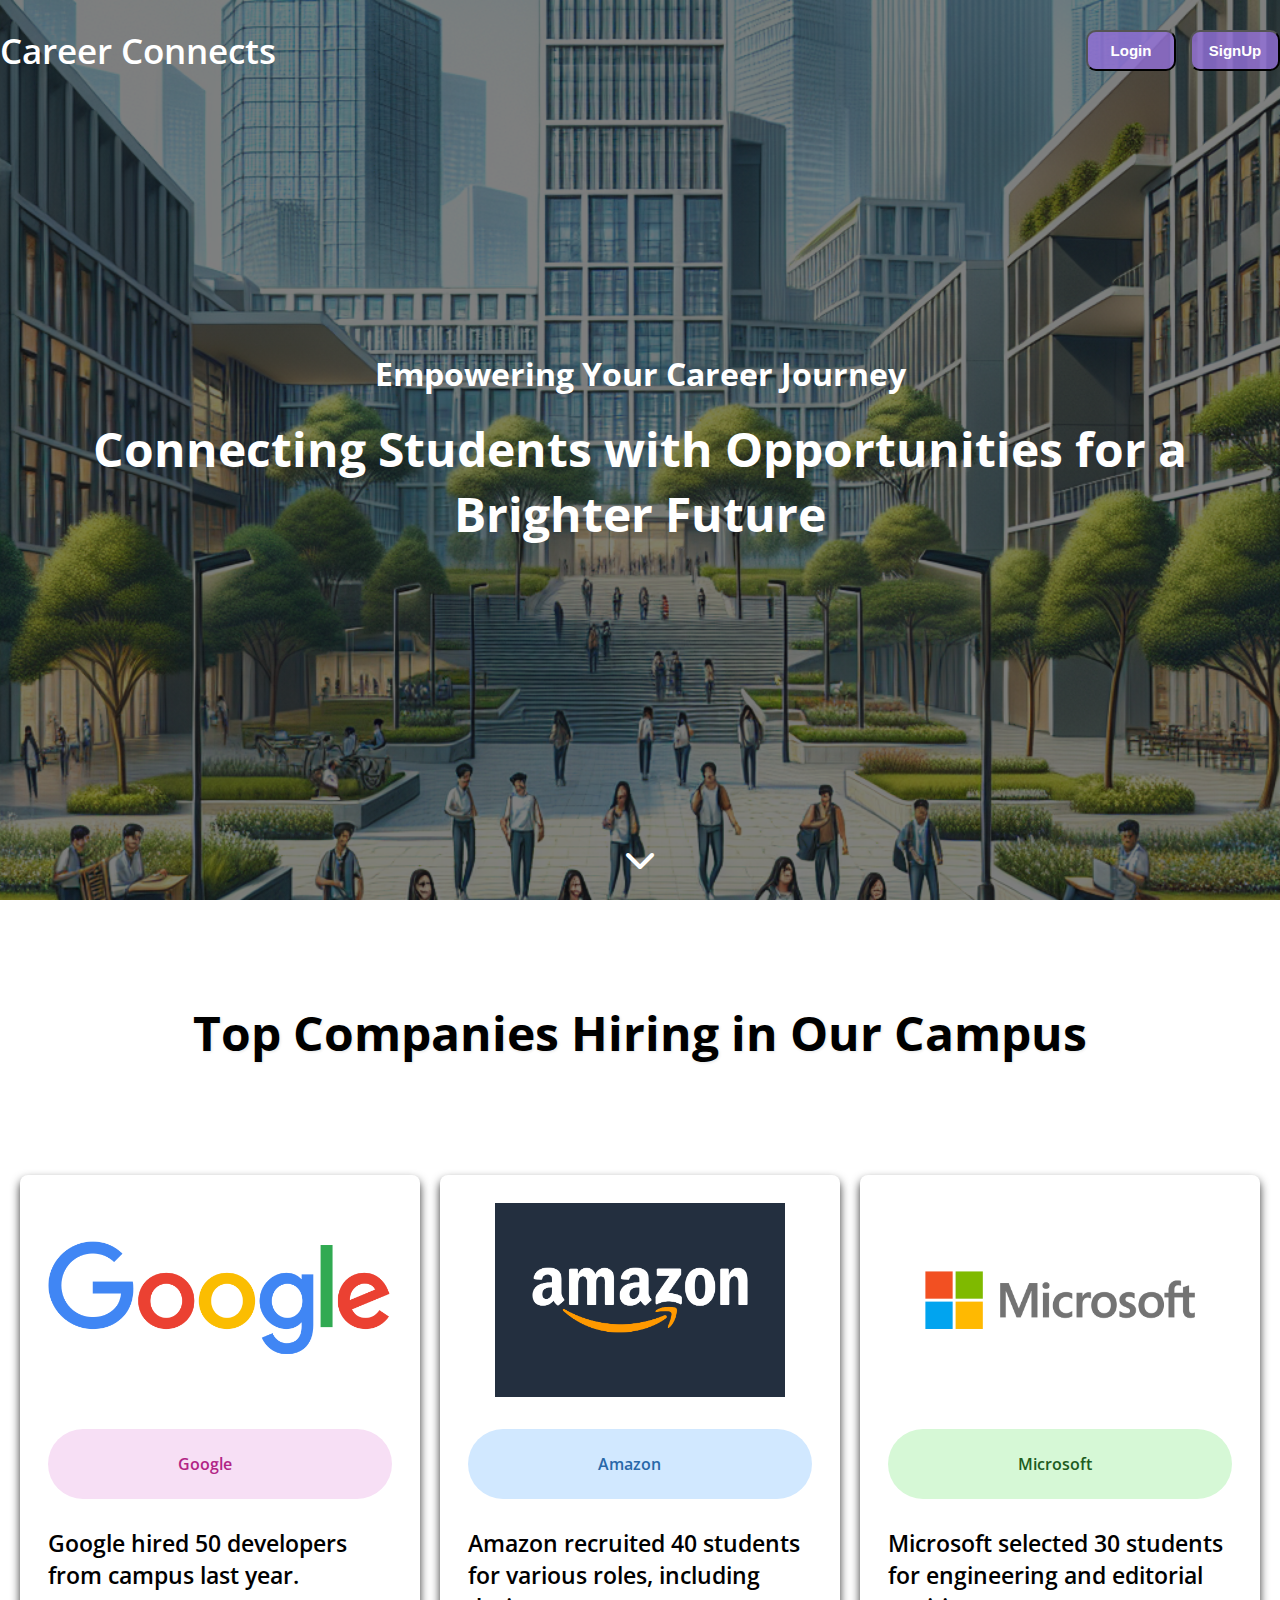
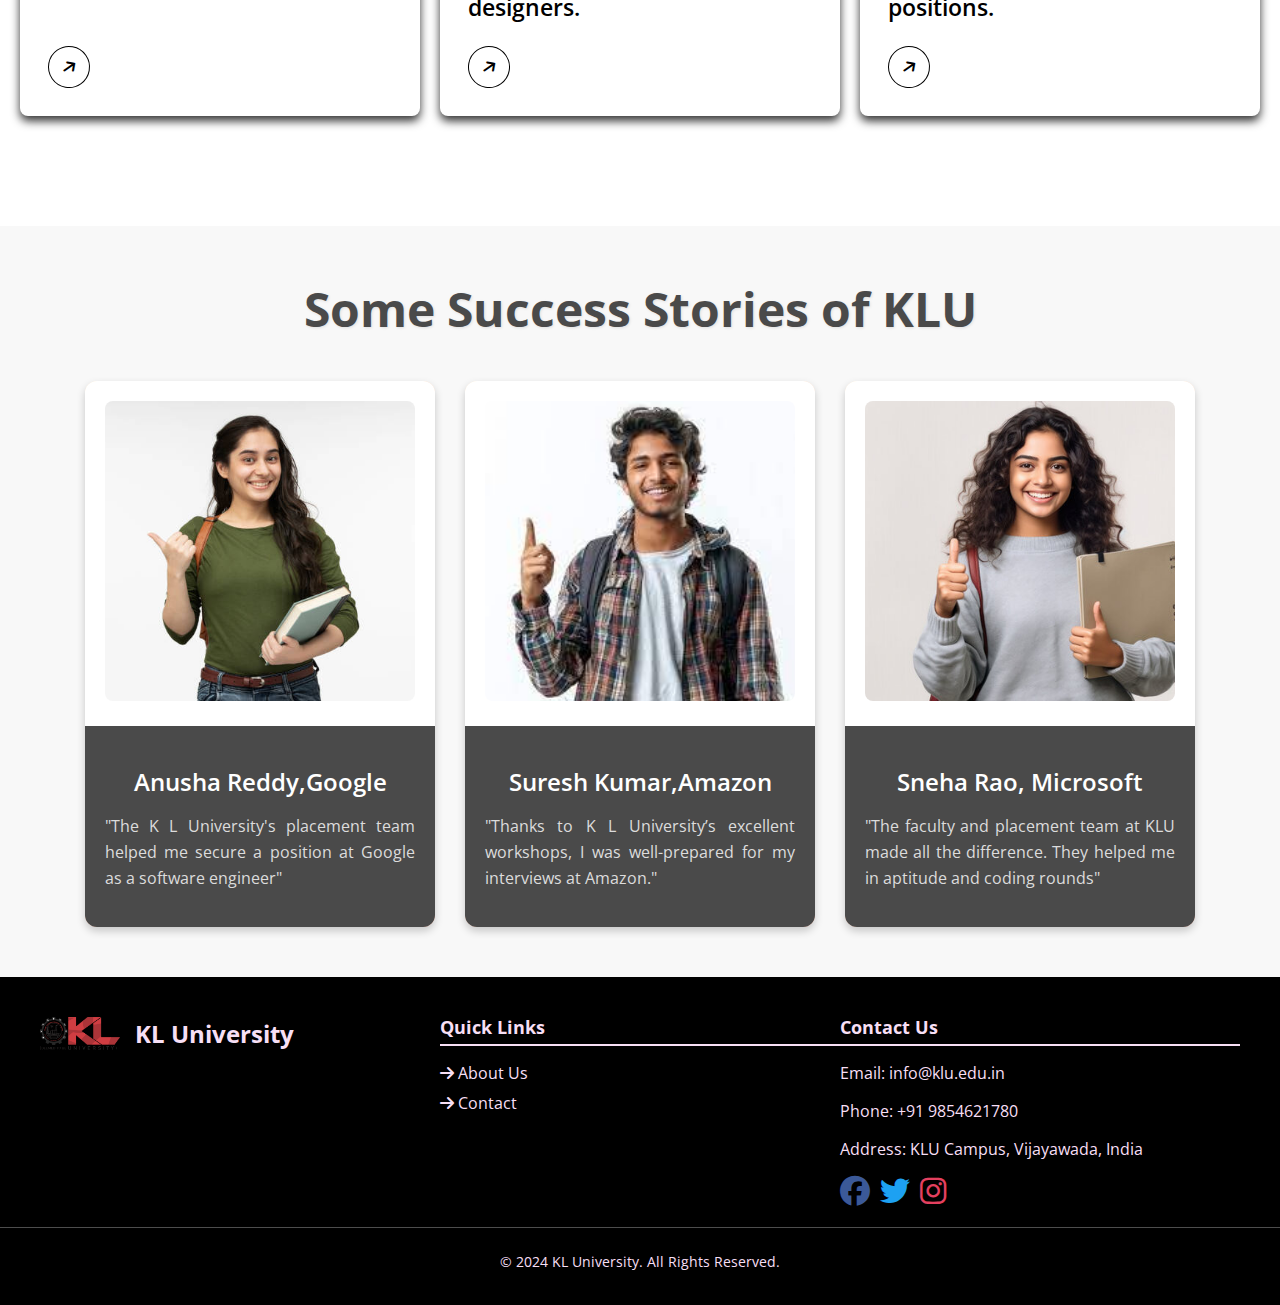
<file: index.html>
<!DOCTYPE html>
<html lang="en">
    <head>
        <meta charset="UTF-8">
        <meta name="viewport" content="width=device-width, initial-scale=1.0">
        <title>Career Connects</title>
        <link rel="stylesheet" href="https://cdnjs.cloudflare.com/ajax/libs/font-awesome/6.4.2/css/all.min.css">
        <link rel="stylesheet" href="styles.css">
    </head>
    <body>
        <section class="hero">
            <nav class="navbar">
                <div class="navdiv">
                    <div class="logo"><a href="index.html">Career Connects</a></div>
                    <ul>
                        <button><a href="login.html">Login</a></button>
                        <button><a href="signup.html">SignUp</a></button>
                    </ul>
                </div>
            </nav>
            <div class="hero-inner">
                <h1>Empowering Your Career Journey</h1>
                <h2>Connecting Students with Opportunities for a Brighter Future</h2>
            </div>
             <div class="down-arrow">
             <i class="fas fa-chevron-down"></i>
			</div>
        </section>

        <main>
            <h2 id="topcompanies">Top Companies Hiring in Our Campus</h2>
            <div class="card-list">
                <a href="https://www.google.com/about/careers/applications/" class="card-item">
                    <img src="images/google.png" alt="Google Logo">
                    <span class="developer">Google</span>
                    <h3>Google hired 50 developers from campus last year.</h3>
                    <div class="arrow">
                        <i class="fas fa-arrow-right card-icon"></i>
                    </div>
                </a>
                <a href="https://www.amazon.jobs/en/" class="card-item">
                    <img src="images/amazon.png" alt="Amazon Logo">
                    <span class="designer">Amazon</span>
                    <h3>Amazon recruited 40 students for various roles, including designers.</h3>
                    <div class="arrow">
                        <i class="fas fa-arrow-right card-icon"></i>
                    </div>
                </a>
                <a href="https://careers.microsoft.com/v2/global/en/home.html" class="card-item">
                    <img src="images/microsoft.jpg" alt="Microsoft Logo">
                    <span class="editor">Microsoft</span>
                    <h3>Microsoft selected 30 students for engineering and editorial positions.</h3>
                    <div class="arrow">
                        <i class="fas fa-arrow-right card-icon"></i>
                    </div>
                </a>
            </div>
            
                </a>
            </div>
 
<section class="testimonial-section">
    <h2 id="success">Some Success Stories of KLU</h2>
    <div class="testimonial-cards"> 
        <div class="testimonial-card">
            <div class="testimonial-image">
                <img src="images/student1.jpg" alt="Testimonial Image">
            </div>
            <div class="testimonial-content">
                <h2>Anusha Reddy,Google</h2>
                <p>"The K L University's placement team helped me secure a position at Google as a software engineer"</p>
            </div>
        </div>
        <div class="testimonial-card">
            <div class="testimonial-image">
                <img src="images/student2.jpeg" alt="Testimonial Image">
            </div>
            <div class="testimonial-content">
                <h2>Suresh Kumar,Amazon</h2>
                <p>"Thanks to K L University’s excellent workshops, I was well-prepared for my interviews at Amazon."</p>
            </div>
        </div>
        <div class="testimonial-card">
            <div class="testimonial-image">
                <img src="images/student3.jpg" alt="Testimonial Image">
            </div>
            <div class="testimonial-content">
                <h2>Sneha Rao, Microsoft</h2>
                <p>"The faculty and placement team at KLU made all the difference. They helped me in aptitude and coding rounds"</p>
            </div>
        </div>
    </div>
</section>
 
        </main>

        <footer class="footer">
            <div class="footer-content">
                <div class="footer-logo">
                    <img src="klu_logo.png" alt="KL University Logo" class="logo">
                    <h2>KL University</h2>
                </div>
                <div class="footer-links">
                    <h3>Quick Links</h3>
                    <ul>
                        <li><a href="#"><i class="fas fa-arrow-right"></i> About Us</a></li>
                        <li><a href="#"><i class="fas fa-arrow-right"></i> Contact</a></li>
                    </ul>
                </div>
                <div class="footer-contact">
                    <h3>Contact Us</h3>
                    <p>Email: <a href="mailto:info@klu.edu.in">info@klu.edu.in</a></p>
                    <p>Phone: <a href="tel:+91 9854621780">+91 9854621780</a></p>
                    <p>Address: KLU Campus, Vijayawada, India</p>
                    <div class="social-icons">
                        <a href="https://www.facebook.com/KLUniversity" target="_blank">
                            <i class="fab fa-facebook social-icon facebook-icon"></i>
                        </a>
                        <a href="https://twitter.com/KLUniversity" target="_blank">
                            <i class="fab fa-twitter social-icon twitter-icon"></i>
                        </a>
                        <a href="https://www.instagram.com/kluniversityofficial/" target="_blank">
                            <i class="fab fa-instagram social-icon instagram-icon"></i>
                        </a>
                    </div>
                </div>
            </div>
            <div class="footer-bottom">
                <p>&copy; 2024 KL University. All Rights Reserved.</p>
            </div>
        </footer>
        
    </body>
</html>
</file>
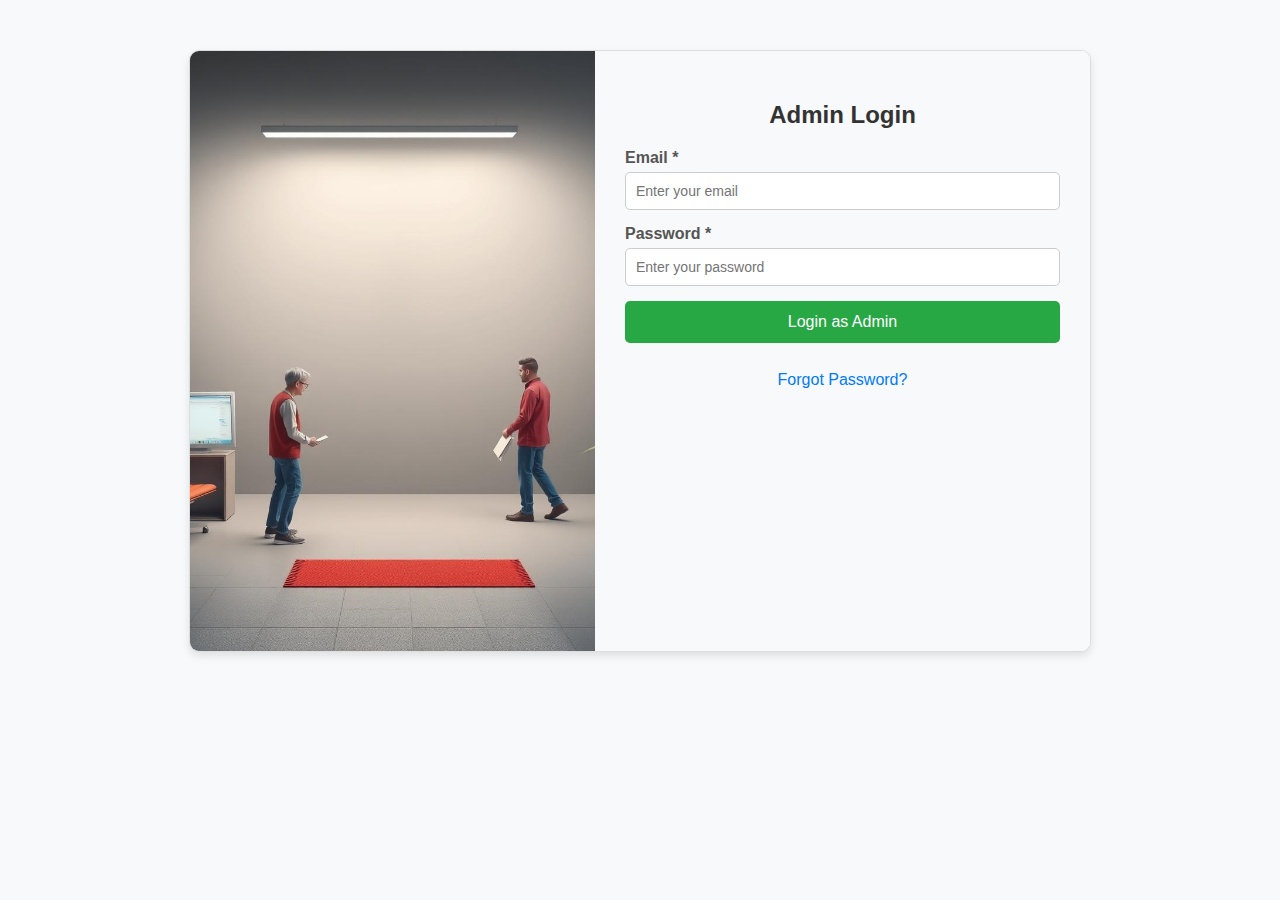
<file: adminlogin.html>
<!DOCTYPE html>
<html lang="en">
<head>
    <meta charset="UTF-8">
    <meta name="viewport" content="width=device-width, initial-scale=1.0">
    <title>Login with Roles</title>
    <style>
        body {
            font-family: Arial, sans-serif;
            margin: 0;
            padding: 0;
            background-color: #f8f9fa;
        }
        .card {
            display: flex;
            max-width: 900px;
            margin: 50px auto;
            background-color: #fff;
            border: 1px solid #ddd;
            border-radius: 10px;
            overflow: hidden;
            box-shadow: 0 4px 8px rgba(0,0,0,0.1);
            height: 600px;
        }
        .form-section, .photo-section {
            width: 55%;
            padding: 30px;
            box-sizing: border-box;
        }
        .form-section {
            background-color: #f8f9fa;
        }
        .photo-section {
            flex: 1;
            padding: 0;
            background-color: #f0f0f0;
        }

        .photo-section img {
            width: 100%;
            height: 100%;
            object-fit: cover;
        }
        
        h2 {
            text-align: center;
            margin-bottom: 20px;
            color: #333;
        }

        .role-selection {
            display: flex;
            justify-content: space-between;
            margin-bottom: 20px;
        }

        .role-selection button {
            position: relative;
            width: 30%;
            height: 120px;
            padding: 0;
            cursor: pointer;
            background: none;
            border: 3px solid transparent;
            border-radius: 10px;
            transition: border-color 0.3s;
        }

        .role-selection button img {
            width: 100%;
            height: 100%;
            object-fit: cover;
            border-radius: 10px;
        }

        .role-selection button.active {
            border-color: #007bff;
        }

        .role-form {
            display: none;
        }

        .role-form.active {
            display: block;
        }

        .form-group {
            margin-bottom: 15px;
        }

        .form-group label {
            display: block;
            margin-bottom: 5px;
            color: #555;
            font-weight: bold;
        }

        .form-group input {
            width: 100%;
            padding: 10px;
            border: 1px solid #ccc;
            border-radius: 5px;
            box-sizing: border-box;
            font-size: 14px;
        }

        .form-group input:focus {
            border-color: #007bff;
            outline: none;
        }

        button[type="submit"] {
            width: 100%;
            padding: 12px;
            background-color: #28a745;
            border: none;
            border-radius: 5px;
            color: #fff;
            font-size: 16px;
            cursor: pointer;
            transition: background-color 0.3s;
        }

        button[type="submit"]:hover {
            background-color: #218838;
        }

        .forgot-password {
            display: block;
            margin-top: 10px;
            text-align: center;
            color: #007bff;
            cursor: pointer;
            transition: color 0.3s;
        }

        .forgot-password:hover {
            color: #0056b3;
            text-decoration: underline;
        }

        .register-link {
            text-align: center;
            margin-top: 20px;
        }

        .register-link a {
            color: #007bff;
            cursor: pointer;
            transition: color 0.3s;
        }

        .register-link a:hover {
            color: #0056b3;
            text-decoration: underline;
        }

        @media (max-width: 768px) {
            .card {
                flex-direction: column;
                height: auto;
            }
            .form-section, .photo-section {
                width: 100%;
                padding: 20px;
            }
            .photo-section img {
                height: auto;
                object-fit: contain;
            }
            .role-selection button {
                height: 100px;
            }
        }
    </style>
</head>
<body>
    <div class="card">
        <!-- Left Side: Photo -->
        <div class="photo-section">
            <img src="images/reg.jpeg" alt="Login Image">
        </div>

        <!-- Right Side: Form -->
        <div class="form-section">
            <h2> Admin Login</h2>
            <!-- Student Form -->
            <form id="studentForm" class="role-form active" action="Adminhome.html">
                <div class="form-group">
                    <label for="studentEmail">Email *</label>
                    <input type="email" id="studentEmail" placeholder="Enter your email" required>
                </div>
                <div class="form-group">
                    <label for="studentPassword">Password *</label>
                    <input type="password" id="studentPassword" placeholder="Enter your password" required>
                </div>
                <button type="submit">Login as Admin</button>
                <br></br>
                <a class="forgot-password">Forgot Password?</a>
            </form>
        </div>

    
</body>
</html>
</file>
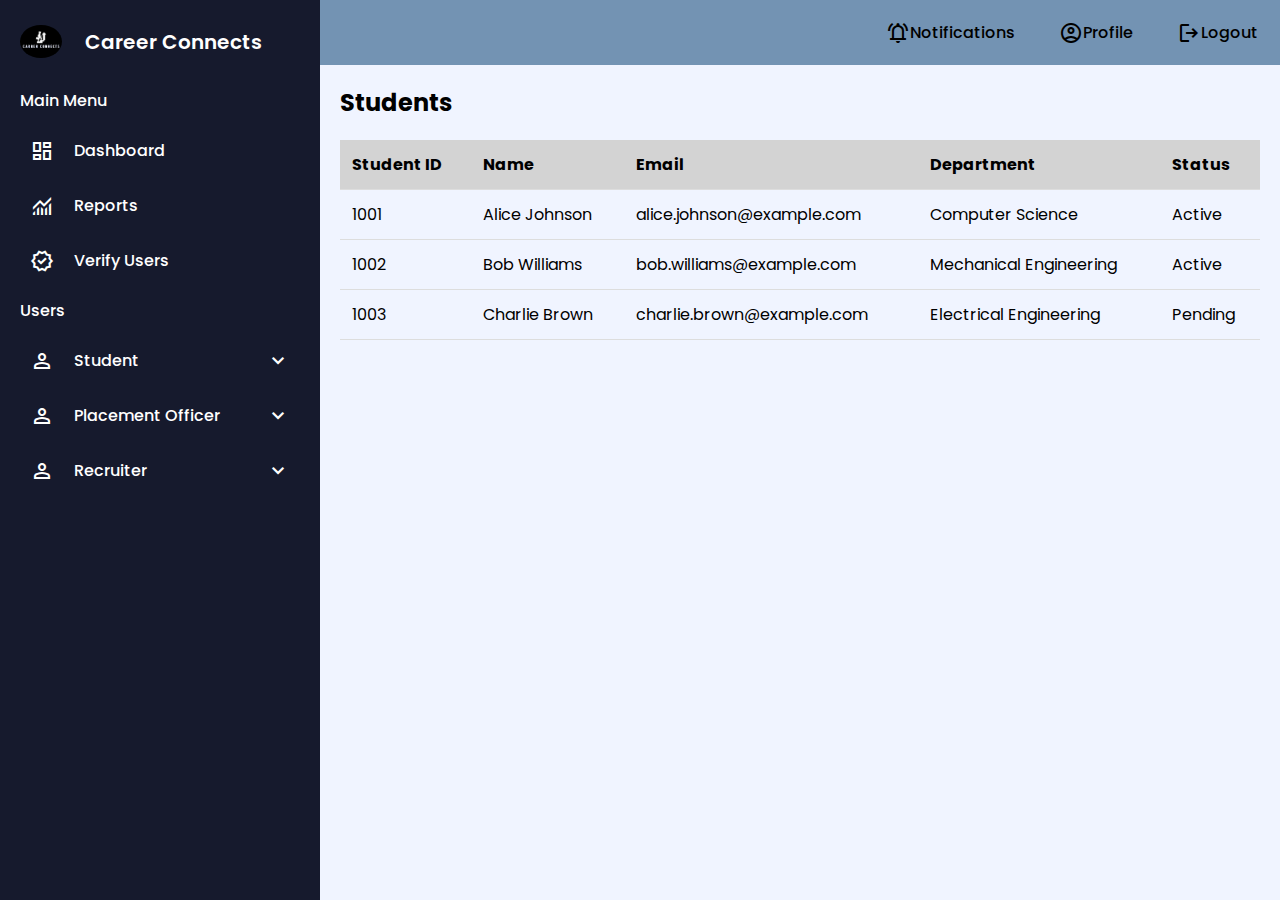
<file: adminstudents.html>
<!DOCTYPE html>
<html lang="en">
<head>
  <meta charset="UTF-8" />
  <meta name="viewport" content="width=device-width, initial-scale=1.0" />
  <title>Admin - Students</title>
  <!-- Linking Google Font Link For Icons -->
  <link rel="stylesheet"
    href="https://fonts.googleapis.com/css2?family=Material+Symbols+Outlined:opsz,wght,FILL,GRAD@20..48,100..700,0..1,-50..200" />
  <link rel="stylesheet" href="AdminStyle.css" />
  <style>
    /* Styling for the students section */
    .students-container {
      margin-left: 320px; /* Adjust according to your sidebar width */
      padding: 20px;
    }

    .students-table {
      width: 100%;
      border-collapse: collapse;
      margin-top: 20px;
    }

    .students-table th, .students-table td {
      padding: 12px;
      text-align: left;
      border-bottom: 1px solid #ddd;
    }

    .students-table th {
      background-color: lightgrey;
      font-weight: bold;
    }
  </style>
</head>
<body>
  <!-- Sidebar -->
  <aside class="sidebar">
    <div class="sidebar-header">
      <img src="images/logo.png" alt="logo" />
      <h2>Career Connects</h2>
    </div>
    <ul class="sidebar-links">
      <h4>
        <span>Main Menu</span>
        <div class="menu-separator"></div>
      </h4>
      <li>
        <a href="Adminhome.html">
          <span class="material-symbols-outlined"> dashboard </span>Dashboard</a>
      </li>
      <li>
        <a href="adminreports.html"><span class="material-symbols-outlined"> monitoring </span>Reports</a>
      </li>
      <li>
        <a href="adminverify.html"><span class="material-symbols-outlined"> verified </span>Verify Users</a>
      </li>
      <h4>
        <span>Users</span>
        <div class="menu-separator"></div>
      </h4>
      <li class="dropdown">
        <a href="javascript:void(0);" class="dropdown-btn" onclick="toggleDropdown(event)">
          <span class="material-symbols-outlined"> person </span>Student
          <span class="material-symbols-outlined dropdown-icon"> expand_more </span>
        </a>
        <ul class="dropdown-menu">
          <li><a href="adminstudents.html"><span class="material-symbols-outlined"> visibility </span>View Students</a></li>
          <li><a href="adminstudentsdelete.html"><span class="material-symbols-outlined"> delete </span>Delete Students</a></li>
        </ul>
      </li>
      <li class="dropdown">
        <a href="javascript:void(0);" class="dropdown-btn" onclick="toggleDropdown(event)">
          <span class="material-symbols-outlined"> person </span>Placement Officer
          <span class="material-symbols-outlined dropdown-icon"> expand_more </span>
        </a>
        <ul class="dropdown-menu">
          <li><a href="#"><span class="material-symbols-outlined"> visibility </span>View Placement Officers</a></li>
          <li><a href="#"><span class="material-symbols-outlined"> delete </span>Delete Placement Officers</a></li>
        </ul>
      </li>
      <li class="dropdown">
        <a href="javascript:void(0);" class="dropdown-btn" onclick="toggleDropdown(event)">
          <span class="material-symbols-outlined"> person </span>Recruiter
          <span class="material-symbols-outlined dropdown-icon"> expand_more </span>
        </a>
        <ul class="dropdown-menu">
          <li><a href="#"><span class="material-symbols-outlined"> visibility </span>View Recruiters</a></li>
          <li><a href="#"><span class="material-symbols-outlined"> delete </span>Delete Recruiters</a></li>
        </ul>
      </li>
    </ul>
  </aside>

  <div class="user-account">
    <ul>
      <li>
        <a href="#"><span class="material-symbols-outlined"> notifications_active </span>Notifications</a>
      </li>
      <li>
        <a href="#"><span class="material-symbols-outlined"> account_circle </span>Profile</a>
      </li>
      <li>
        <a href="login.html"><span class="material-symbols-outlined"> logout </span>Logout</a>
      </li>
    </ul>
  </div>

  <!-- Students Section -->
  <div class="students-container">
    <h2>Students</h2>
    <table class="students-table">
      <thead>
        <tr>
          <th>Student ID</th>
          <th>Name</th>
          <th>Email</th>
          <th>Department</th>
          <th>Status</th>
        </tr>
      </thead>
      <tbody>
        <!-- Example row for a student -->
        <tr>
          <td>1001</td>
          <td>Alice Johnson</td>
          <td>alice.johnson@example.com</td>
          <td>Computer Science</td>
          <td>Active</td>
        </tr>
        <tr>
          <td>1002</td>
          <td>Bob Williams</td>
          <td>bob.williams@example.com</td>
          <td>Mechanical Engineering</td>
          <td>Active</td>
        </tr>
        <tr>
          <td>1003</td>
          <td>Charlie Brown</td>
          <td>charlie.brown@example.com</td>
          <td>Electrical Engineering</td>
          <td>Pending</td>
        </tr>
        <!-- Additional rows for other students would go here -->
      </tbody>
    </table>
  </div>

  <script>
    function toggleDropdown(event) {
      // Prevents the dropdown from collapsing when clicking on the already open menu
      const allDropdowns = document.querySelectorAll('.dropdown-menu');
      const currentDropdown = event.currentTarget.nextElementSibling;

      // Close all other dropdowns
      allDropdowns.forEach(dropdown => {
        if (dropdown !== currentDropdown) {
          dropdown.classList.remove('active');
        }
      });

      // Toggle the current dropdown
      currentDropdown.classList.toggle('active');
    }
  </script>

</body>
</html>
</file>
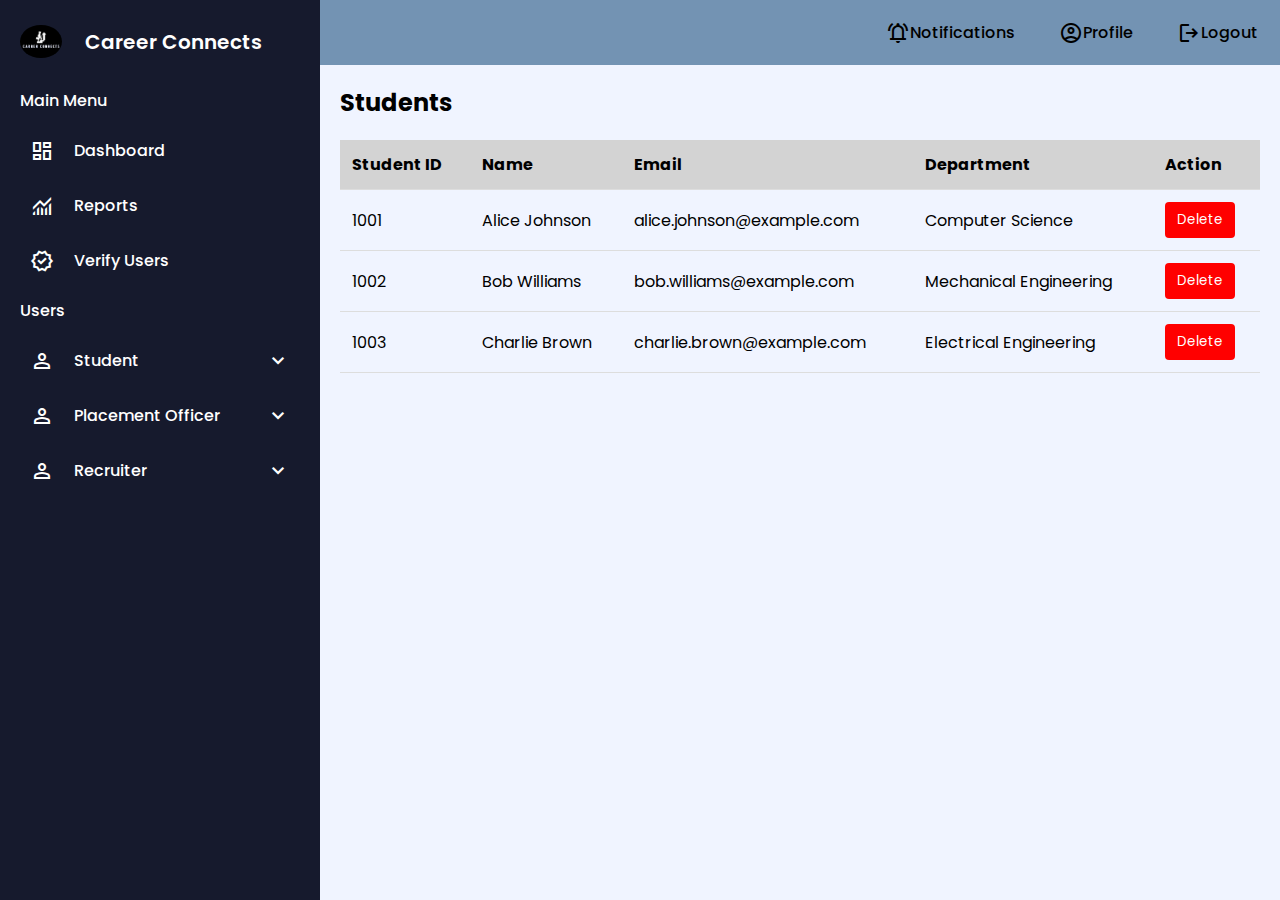
<file: adminstudentsdelete.html>
<!DOCTYPE html>
<html lang="en">

<head>
  <meta charset="UTF-8" />
  <meta name="viewport" content="width=device-width, initial-scale=1.0" />
  <title>Admin - Students</title>
  <!-- Linking Google Font Link For Icons -->
  <link rel="stylesheet"
    href="https://fonts.googleapis.com/css2?family=Material+Symbols+Outlined:opsz,wght,FILL,GRAD@20..48,100..700,0..1,-50..200" />
  <link rel="stylesheet" href="AdminStyle.css" />
  <style>
    /* Styling for the students section */
    .students-container {
      margin-left: 320px; /* Adjust according to your sidebar width */
      padding: 20px;
    }

    .students-table {
      width: 100%;
      border-collapse: collapse;
      margin-top: 20px;
    }

    .students-table th, .students-table td {
      padding: 12px;
      text-align: left;
      border-bottom: 1px solid #ddd;
    }

    .students-table th {
      background-color: lightgrey;
      font-weight: bold;
    }

    /* Delete button styling */
    .delete-btn {
      background-color: red;
      color: white;
      padding: 8px 12px;
      border: none;
      border-radius: 4px;
      cursor: pointer;
    }

    .delete-btn:hover {
      background-color: darkred;
    }
  </style>
</head>

<body>
  <!-- Sidebar -->
  <aside class="sidebar">
    <div class="sidebar-header">
      <img src="images/logo.png" alt="logo" />
      <h2>Career Connects</h2>
    </div>
    <ul class="sidebar-links">
      <h4>
        <span>Main Menu</span>
        <div class="menu-separator"></div>
      </h4>
      <li>
        <a href="Adminhome.html">
          <span class="material-symbols-outlined"> dashboard </span>Dashboard</a>
      </li>
      <li>
        <a href="adminreports.html"><span class="material-symbols-outlined"> monitoring </span>Reports</a>
      </li>
      <li>
        <a href="adminverify.html"><span class="material-symbols-outlined"> verified </span>Verify Users</a>
      </li>
      <h4>
        <span>Users</span>
        <div class="menu-separator"></div>
      </h4>
      <li class="dropdown">
        <a href="javascript:void(0);" class="dropdown-btn" onclick="toggleDropdown(event)">
          <span class="material-symbols-outlined"> person </span>Student
          <span class="material-symbols-outlined dropdown-icon"> expand_more </span>
        </a>
        <ul class="dropdown-menu">
          <li><a href="adminstudents.html"><span class="material-symbols-outlined"> visibility </span>View Students</a></li>
          <li><a href="adminstudentsdelete.html"><span class="material-symbols-outlined"> delete </span>Delete Students</a></li>
        </ul>
      </li>
      <li class="dropdown">
        <a href="javascript:void(0);" class="dropdown-btn" onclick="toggleDropdown(event)">
          <span class="material-symbols-outlined"> person </span>Placement Officer
          <span class="material-symbols-outlined dropdown-icon"> expand_more </span>
        </a>
        <ul class="dropdown-menu">
          <li><a href="#"><span class="material-symbols-outlined"> visibility </span>View Placement Officers</a></li>
          <li><a href="#"><span class="material-symbols-outlined"> delete </span>Delete Placement Officers</a></li>
        </ul>
      </li>
      <li class="dropdown">
        <a href="javascript:void(0);" class="dropdown-btn" onclick="toggleDropdown(event)">
          <span class="material-symbols-outlined"> person </span>Recruiter
          <span class="material-symbols-outlined dropdown-icon"> expand_more </span>
        </a>
        <ul class="dropdown-menu">
          <li><a href="#"><span class="material-symbols-outlined"> visibility </span>View Recruiters</a></li>
          <li><a href="#"><span class="material-symbols-outlined"> delete </span>Delete Recruiters</a></li>
        </ul>
      </li>
    </ul>
  </aside>

  <div class="user-account">
    <ul>
      <li>
        <a href="#"><span class="material-symbols-outlined"> notifications_active </span>Notifications</a>
      </li>
      <li>
        <a href="#"><span class="material-symbols-outlined"> account_circle </span>Profile</a>
      </li>
      <li>
        <a href="login.html"><span class="material-symbols-outlined"> logout </span>Logout</a>
      </li>
    </ul>
  </div>

  <!-- Students Section -->
  <div class="students-container">
    <h2>Students</h2>
    <table class="students-table">
      <thead>
        <tr>
          <th>Student ID</th>
          <th>Name</th>
          <th>Email</th>
          <th>Department</th>
          <th>Action</th> <!-- Added "Action" column for the Delete button -->
        </tr>
      </thead>
      <tbody>
        <!-- Example row for a student -->
        <tr>
          <td>1001</td>
          <td>Alice Johnson</td>
          <td>alice.johnson@example.com</td>
          <td>Computer Science</td>
          <td><button class="delete-btn">Delete</button></td> <!-- Delete button -->
        </tr>
        <tr>
          <td>1002</td>
          <td>Bob Williams</td>
          <td>bob.williams@example.com</td>
          <td>Mechanical Engineering</td>
          <td><button class="delete-btn">Delete</button></td> <!-- Delete button -->
        </tr>
        <tr>
          <td>1003</td>
          <td>Charlie Brown</td>
          <td>charlie.brown@example.com</td>
          <td>Electrical Engineering</td>
          <td><button class="delete-btn">Delete</button></td> <!-- Delete button -->
        </tr>
        <!-- Additional rows for other students would go here -->
      </tbody>
    </table>
  </div>

  <script>
    function toggleDropdown(event) {
      // Prevents the dropdown from collapsing when clicking on the already open menu
      const allDropdowns = document.querySelectorAll('.dropdown-menu');
      const currentDropdown = event.currentTarget.nextElementSibling;

      // Close all other dropdowns
      allDropdowns.forEach(dropdown => {
        if (dropdown !== currentDropdown) {
          dropdown.classList.remove('active');
        }
      });

      // Toggle the current dropdown
      currentDropdown.classList.toggle('active');
    }
  </script>

</body>

</html>
</file>
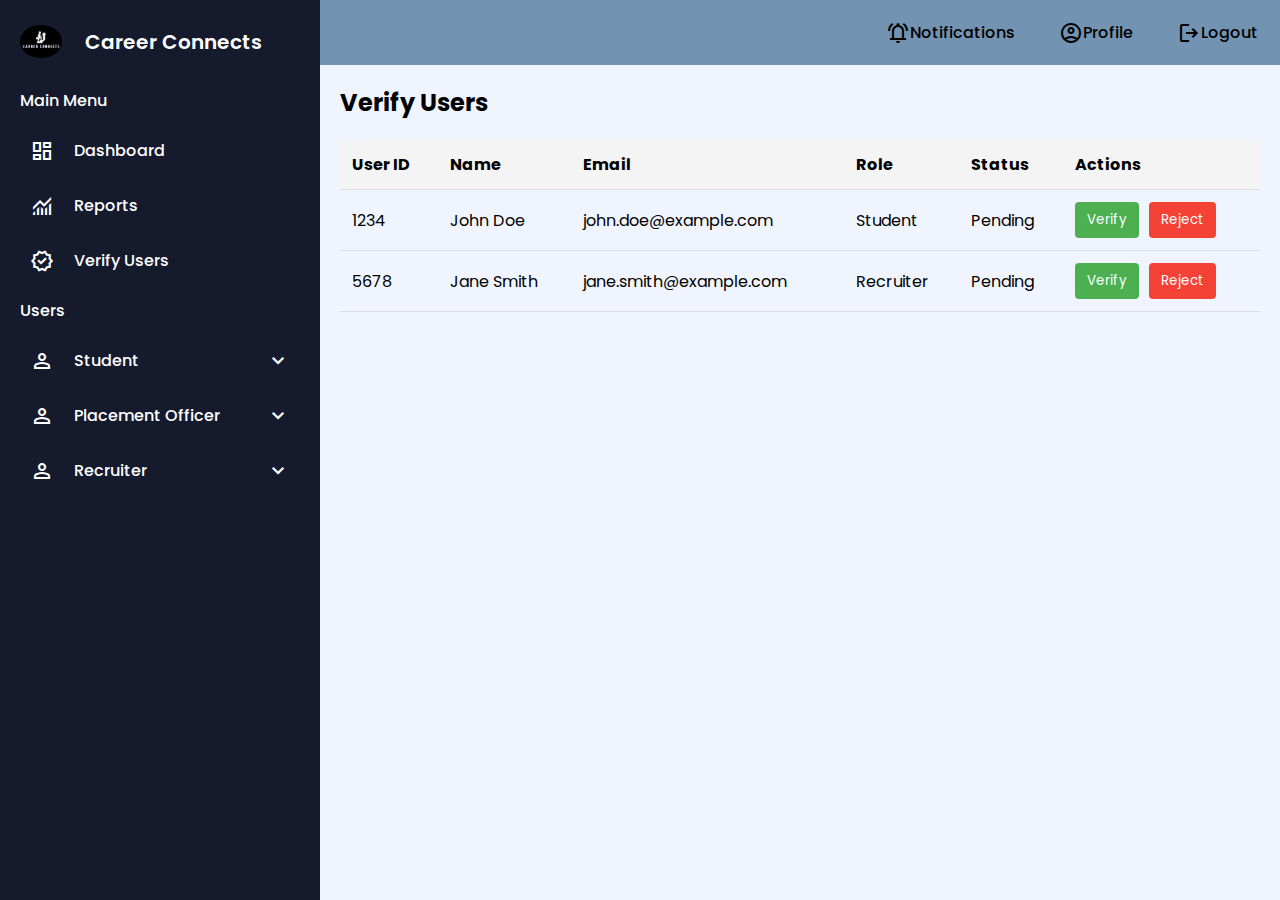
<file: adminverify.html>
<!DOCTYPE html>
<html lang="en">
<head>
  <meta charset="UTF-8" />
  <meta name="viewport" content="width=device-width, initial-scale=1.0" />
  <title>Admin</title>
  <!-- Linking Google Font Link For Icons -->
  <link rel="stylesheet"
    href="https://fonts.googleapis.com/css2?family=Material+Symbols+Outlined:opsz,wght,FILL,GRAD@20..48,100..700,0..1,-50..200" />
  <!-- Linking external CSS file -->
  <link rel="stylesheet" href="AdminStyle.css" />
  <style>
    /* Styling for the verify users section */
    .verify-users-container {
      margin-left: 320px; /* Adjust according to your sidebar width */
      padding: 20px;
    }

    .verify-users-table {
      width: 100%;
      border-collapse: collapse;
      margin-top: 20px;
    }

    .verify-users-table th, .verify-users-table td {
      padding: 12px;
      text-align: left;
      border-bottom: 1px solid #ddd;
    }

    .verify-users-table th {
      background-color: #f4f4f4;
      font-weight: bold;
    }

    .action-buttons {
      display: flex;
      gap: 10px;
    }

    .verify-btn, .reject-btn {
      padding: 8px 12px;
      border: none;
      border-radius: 4px;
      cursor: pointer;
    }

    .verify-btn {
      background-color: #4caf50;
      color: white;
    }

    .reject-btn {
      background-color: #f44336;
      color: white;
    }
  </style>
</head>
<body>
  <aside class="sidebar">
    <div class="sidebar-header">
      <img src="images/logo.png" alt="logo" />
      <h2>Career Connects</h2>
    </div>
    <ul class="sidebar-links">
      <h4>
        <span>Main Menu</span>
        <div class="menu-separator"></div>
      </h4>
      <li>
        <a href="Adminhome.html">
          <span class="material-symbols-outlined"> dashboard </span>Dashboard
        </a>
      </li>
      <li>
        <a href="adminreports.html">
          <span class="material-symbols-outlined"> monitoring </span>Reports
        </a>
      </li>
      <li>
        <a href="adminverify.html">
          <span class="material-symbols-outlined"> verified </span>Verify Users
        </a>
      </li>
      <h4>
        <span>Users</span>
        <div class="menu-separator"></div>
      </h4>
      <li class="dropdown">
        <a href="javascript:void(0);" class="dropdown-btn" onclick="toggleDropdown(event)">
          <span class="material-symbols-outlined"> person </span>Student
          <span class="material-symbols-outlined dropdown-icon"> expand_more </span>
        </a>
        <ul class="dropdown-menu">
          <li><a href="adminstudents.html"><span class="material-symbols-outlined"> visibility </span>View Students</a></li>
          <li><a href="adminstudentsdelete.html"><span class="material-symbols-outlined"> delete </span>Delete Students</a></li>
        </ul>
      </li>
      <li class="dropdown">
        <a href="javascript:void(0);" class="dropdown-btn" onclick="toggleDropdown(event)">
          <span class="material-symbols-outlined"> person </span>Placement Officer
          <span class="material-symbols-outlined dropdown-icon"> expand_more </span>
        </a>
        <ul class="dropdown-menu">
          <li><a href="#"><span class="material-symbols-outlined"> visibility </span>View Placement Officers</a></li>
          <li><a href="#"><span class="material-symbols-outlined"> delete </span>Delete Placement Officers</a></li>
        </ul>
      </li>
      <li class="dropdown">
        <a href="javascript:void(0);" class="dropdown-btn" onclick="toggleDropdown(event)">
          <span class="material-symbols-outlined"> person </span>Recruiter
          <span class="material-symbols-outlined dropdown-icon"> expand_more </span>
        </a>
        <ul class="dropdown-menu">
          <li><a href="#"><span class="material-symbols-outlined"> visibility </span>View Recruiters</a></li>
          <li><a href="#"><span class="material-symbols-outlined"> delete </span>Delete Recruiters</a></li>
        </ul>
      </li>
    </ul>
  </aside>

  <div class="user-account">
    <ul>
      <li>
        <a href="#"><span class="material-symbols-outlined"> notifications_active </span>Notifications</a>
      </li>
      <li>
        <a href="#"><span class="material-symbols-outlined"> account_circle </span>Profile</a>
      </li>
      <li>
        <a href="login.html"><span class="material-symbols-outlined"> logout </span>Logout</a>
      </li>
    </ul>
  </div>

  <!-- Adding JavaScript for dropdown toggle -->
  <script>
    function toggleDropdown(event) {
      // Prevents the dropdown from collapsing when clicking on the already open menu
      const allDropdowns = document.querySelectorAll('.dropdown-menu');
      const currentDropdown = event.currentTarget.nextElementSibling;

      // Close all other dropdowns
      allDropdowns.forEach(dropdown => {
        if (dropdown !== currentDropdown) {
          dropdown.classList.remove('active');
        }
      });

      // Toggle the current dropdown
      currentDropdown.classList.toggle('active');
    }
  </script>
  <!-- Verify Users Section -->
  <div class="verify-users-container">
    <h2>Verify Users</h2>
    <table class="verify-users-table">
      <thead>
        <tr>
          <th>User ID</th>
          <th>Name</th>
          <th>Email</th>
          <th>Role</th>
          <th>Status</th>
          <th>Actions</th>
        </tr>
      </thead>
      <tbody>
        <!-- Example row for a user pending verification -->
        <tr>
          <td>1234</td>
          <td>John Doe</td>
          <td>john.doe@example.com</td>
          <td>Student</td>
          <td>Pending</td>
          <td>
            <div class="action-buttons">
              <button class="verify-btn">Verify</button>
              <button class="reject-btn">Reject</button>
            </div>
          </td>
        </tr>
        <tr>
          <td>5678</td>
          <td>Jane Smith</td>
          <td>jane.smith@example.com</td>
          <td>Recruiter</td>
          <td>Pending</td>
          <td>
            <div class="action-buttons">
              <button class="verify-btn">Verify</button>
              <button class="reject-btn">Reject</button>
            </div>
          </td>
        </tr>
      </tbody>
    </table>
  </div>

</body>
</html>
</file>
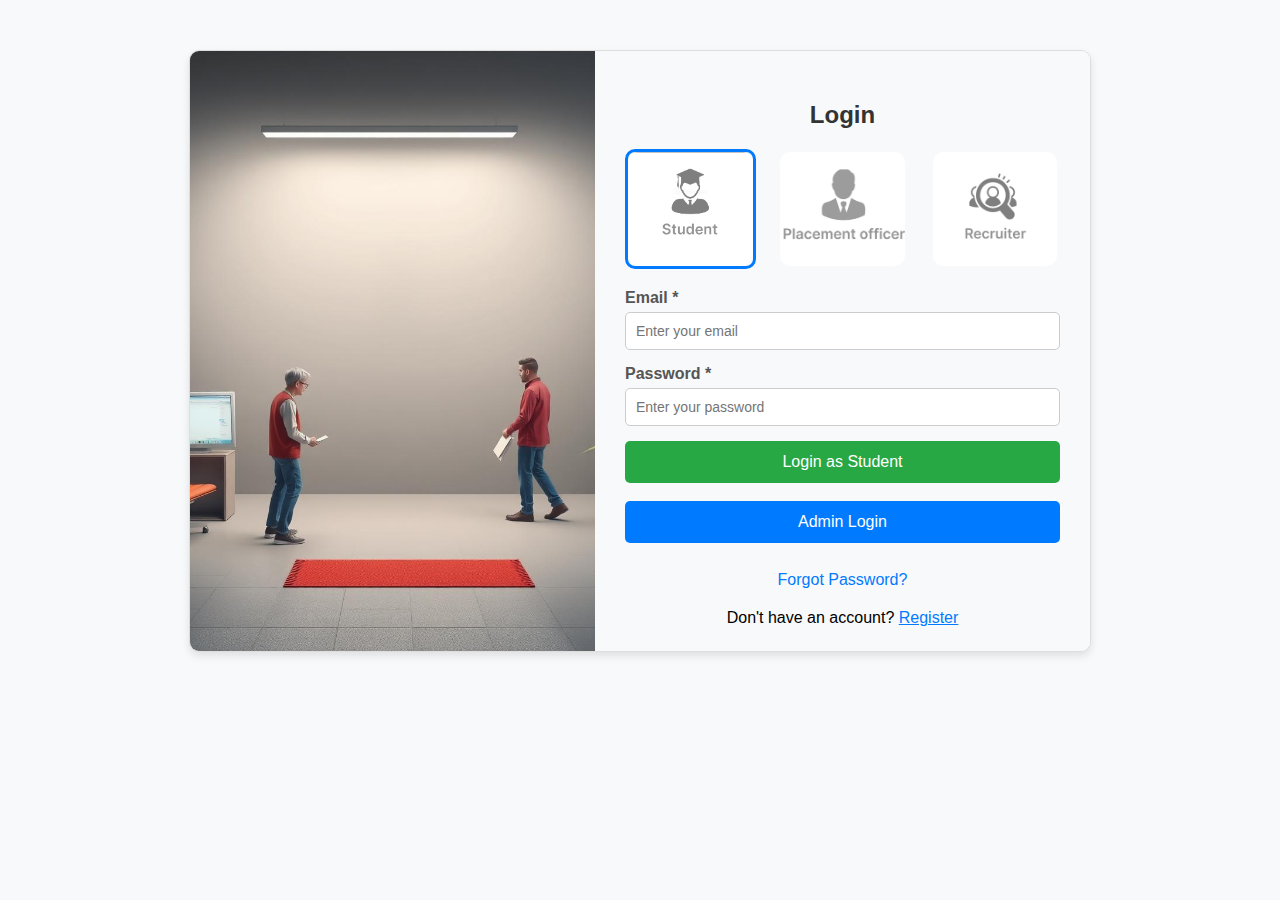
<file: login.html>
<!DOCTYPE html>
<html lang="en">
<head>
    <meta charset="UTF-8">
    <meta name="viewport" content="width=device-width, initial-scale=1.0">
    <title>Login with Roles</title>
    <style>
        body {
            font-family: Arial, sans-serif;
            margin: 0;
            padding: 0;
            background-color: #f8f9fa;
        }
        .card {
            display: flex;
            max-width: 900px;
            margin: 50px auto;
            background-color: #fff;
            border: 1px solid #ddd;
            border-radius: 10px;
            overflow: hidden;
            box-shadow: 0 4px 8px rgba(0,0,0,0.1);
            height: 600px;
        }
        .form-section, .photo-section {
            width: 55%;
            padding: 30px;
            box-sizing: border-box;
        }
        .form-section {
            background-color: #f8f9fa;
        }
        .photo-section {
            flex: 1;
            padding: 0;
            background-color: #f0f0f0;
        }

        .photo-section img {
            width: 100%;
            height: 100%;
            object-fit: cover;
        }
        
        h2 {
            text-align: center;
            margin-bottom: 20px;
            color: #333;
        }

        .role-selection {
            display: flex;
            justify-content: space-between;
            margin-bottom: 20px;
        }

        .role-selection button {
            position: relative;
            width: 30%;
            height: 120px;
            padding: 0;
            cursor: pointer;
            background: none;
            border: 3px solid transparent;
            border-radius: 10px;
            transition: border-color 0.3s;
        }

        .role-selection button img {
            width: 100%;
            height: 100%;
            object-fit: cover;
            border-radius: 10px;
        }

        .role-selection button.active {
            border-color: #007bff;
        }

        .role-form {
            display: none;
        }

        .role-form.active {
            display: block;
        }

        .form-group {
            margin-bottom: 15px;
        }

        .form-group label {
            display: block;
            margin-bottom: 5px;
            color: #555;
            font-weight: bold;
        }

        .form-group input {
            width: 100%;
            padding: 10px;
            border: 1px solid #ccc;
            border-radius: 5px;
            box-sizing: border-box;
            font-size: 14px;
        }

        .form-group input:focus {
            border-color: #007bff;
            outline: none;
        }

        button[type="submit"] {
            width: 100%;
            padding: 12px;
            background-color: #28a745;
            border: none;
            border-radius: 5px;
            color: #fff;
            font-size: 16px;
            cursor: pointer;
            transition: background-color 0.3s;
        }

        button[type="submit"]:hover {
            background-color: #218838;
        }
        button[type="button"] {
    width: 100%;
    padding: 12px;
    background-color: #007bff; /* Blue button */
    border: none;
    border-radius: 5px;
    color: #fff;
    font-size: 16px;
    cursor: pointer;
    transition: background-color 0.3s;
}
button[type="button"] a{
    text-decoration: none;
    color:#fff
}

button[type="button"]:hover {
    background-color: #0056b3; /* Darker blue on hover */
}

        .forgot-password {
            display: block;
            margin-top: 10px;
            text-align: center;
            color: #007bff;
            cursor: pointer;
            transition: color 0.3s;
        }

        .forgot-password:hover {
            color: #0056b3;
            text-decoration: underline;
        }

        .register-link {
            text-align: center;
            margin-top: 20px;
        }

        .register-link a {
            color: #007bff;
            cursor: pointer;
            transition: color 0.3s;
        }

        .register-link a:hover {
            color: #0056b3;
            text-decoration: underline;
        }

        @media (max-width: 768px) {
            .card {
                flex-direction: column;
                height: auto;
            }
            .form-section, .photo-section {
                width: 100%;
                padding: 20px;
            }
            .photo-section img {
                height: auto;
                object-fit: contain;
            }
            .role-selection button {
                height: 100px;
            }
        }
    </style>
</head>
<body>
    <div class="card">
        <!-- Left Side: Photo -->
        <div class="photo-section">
            <img src="images/reg.jpeg" alt="Login Image">
        </div>

        <!-- Right Side: Form -->
        <div class="form-section">
            <h2>Login</h2>
            <div class="role-selection">
                <button id="studentBtn" class="active" onclick="showForm('studentForm')">
                    <img src="images/student.png" alt="Student">
                </button>
                <button id="placementofficerBtn" onclick="showForm('placementofficerForm')">
                    <img src="images/placement_officer.png" alt="Placement Officer">
                </button>
                <button id="recruiterBtn" onclick="showForm('recruiterForm')">
                    <img src="images/recruiter.png" alt="Recruiter">
                </button>
            </div>

            <!-- Student Form -->
            <form id="studentForm" class="role-form active" action="Studenthome.html">
                <div class="form-group">
                    <label for="studentEmail">Email *</label>
                    <input type="email" id="studentEmail" placeholder="Enter your email" required>
                </div>
                <div class="form-group">
                    <label for="studentPassword">Password *</label>
                    <input type="password" id="studentPassword" placeholder="Enter your password" required>
                </div>
                <button type="submit">Login as Student</button>
                <br></br>
                <button type="button"><a href="adminlogin.html">Admin Login</a></button>
                <br></br>
                <a class="forgot-password">Forgot Password?</a>
            </form>

            <!-- Placement Officer Form -->
            <form id="placementofficerForm" class="role-form" action="PlacementOfficer.html">
                <div class="form-group">
                    <label for="placementofficerEmail">Email *</label>
                    <input type="email" id="placementofficerEmail" placeholder="Enter your email" required>
                </div>
                <div class="form-group">
                    <label for="placementofficerPassword">Password *</label>
                    <input type="password" id="placementofficerPassword" placeholder="Enter your password" required>
                </div>
                <button type="submit">Login as Placement Officer</button>
                <br></br>
                <button type="button"><a href="adminlogin.html">Admin Login</a></button>
                <br></br>
                <a class="forgot-password">Forgot Password?</a>
            </form>

            <!-- Recruiter Form -->
            <form id="recruiterForm" class="role-form" action="Recruiterhome.html">
                <div class="form-group">
                    <label for="recruiterEmail">Email *</label>
                    <input type="email" id="recruiterEmail" placeholder="Enter your email" required>
                </div>
                <div class="form-group">
                    <label for="recruiterPassword">Password *</label>
                    <input type="password" id="recruiterPassword" placeholder="Enter your password" required>
                </div>
                <button type="submit">Login as Recruiter</button>
                <br></br>
                <button type="button"><a href="adminlogin.html">Admin Login</a></button>
                <br></br>
                <a class="forgot-password">Forgot Password?</a>

            </form>

            <div class="register-link">
                Don't have an account? <a href="signup.html">Register</a>
            </div>
        </div>
    </div>

    <script>
        function showForm(formId) {
            // Hide all forms
            document.getElementById('studentForm').classList.remove('active');
            document.getElementById('placementofficerForm').classList.remove('active');
            document.getElementById('recruiterForm').classList.remove('active');
            document.getElementById('studentBtn').classList.remove('active');
            document.getElementById('placementofficerBtn').classList.remove('active');
            document.getElementById('recruiterBtn').classList.remove('active');
    
            // Show the selected form
            document.getElementById(formId).classList.add('active');
    
            // Highlight the selected role button
            if (formId === 'studentForm') {
                document.getElementById('studentBtn').classList.add('active');
            } else if (formId === 'placementofficerForm') {
                document.getElementById('placementofficerBtn').classList.add('active');
            } else {
                document.getElementById('recruiterBtn').classList.add('active');
            }
        }
    
        // Handle form submission and redirect to respective home pages
        document.getElementById('studentForm').addEventListener('submit', function(e) {
            e.preventDefault();
            // Redirect to student home page
            window.location.href = "Studenthome.html";
        });
    
        document.getElementById('placementofficerForm').addEventListener('submit', function(e) {
            e.preventDefault();
            // Redirect to placement officer home page
            window.location.href = "PlacementOfficer.html";
        });
    
        document.getElementById('recruiterForm').addEventListener('submit', function(e) {
            e.preventDefault();
            // Redirect to recruiter home page
            window.location.href = "Recruiterhome.html";
        });
    </script>
    
</body>
</html>
</file>
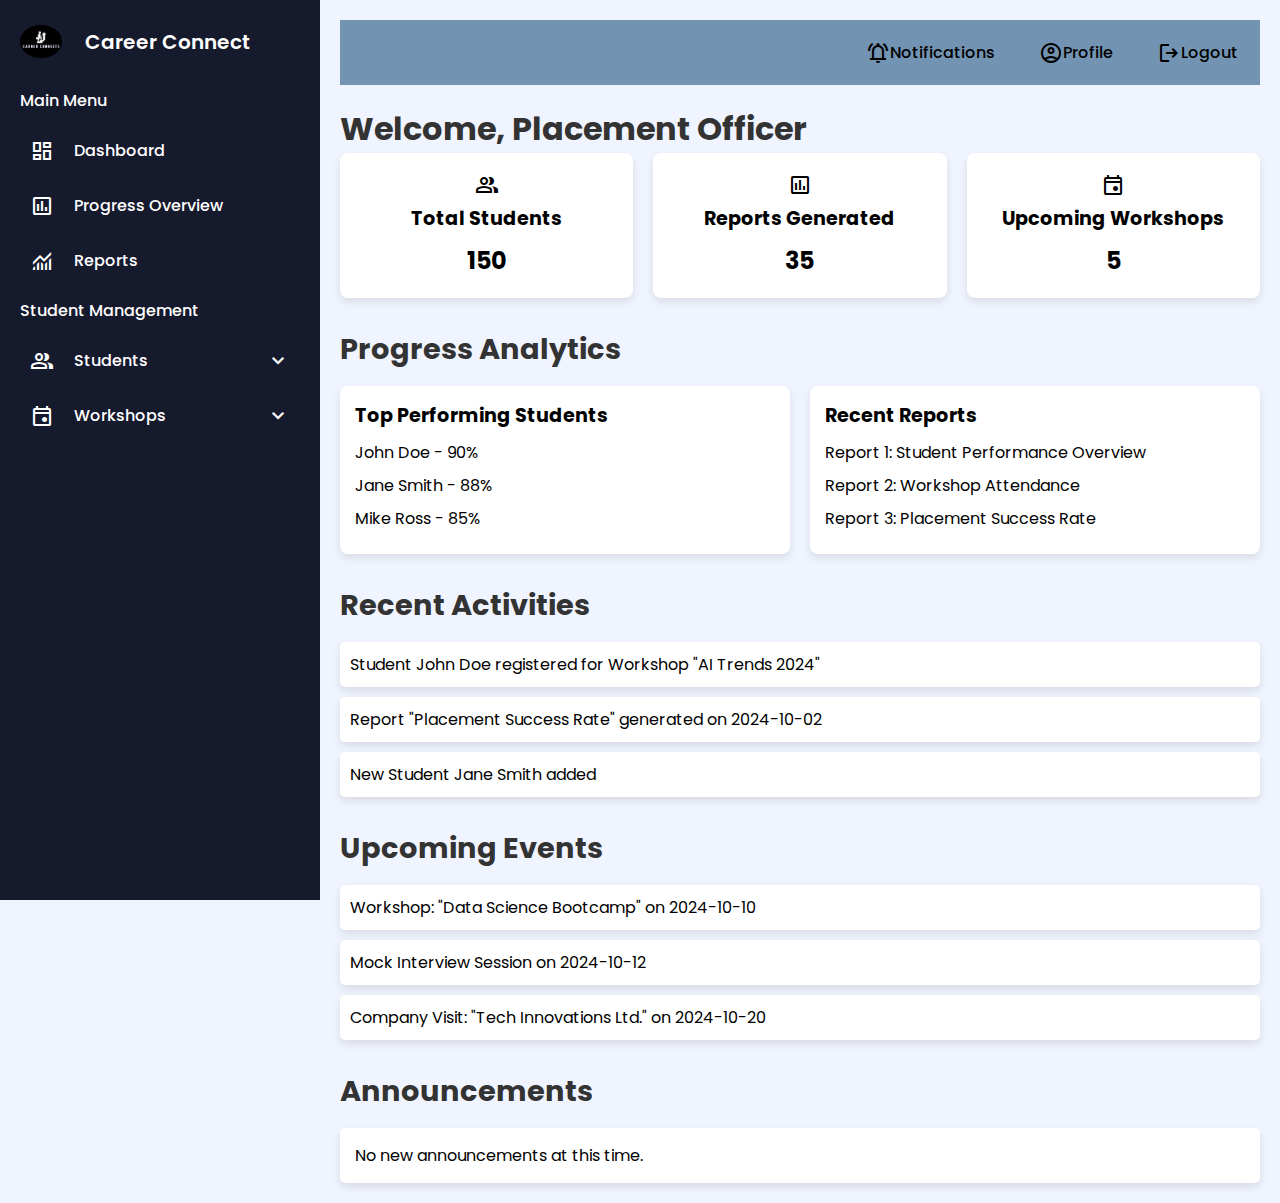
<file: PlacementOfficer.html>
<!DOCTYPE html>
<html lang="en">
<head>
  <meta charset="UTF-8" />
  <meta name="viewport" content="width=device-width, initial-scale=1.0" />
  <title>Placement Officer Dashboard</title>
  <!-- Google Fonts -->
  <link rel="stylesheet"
    href="https://fonts.googleapis.com/css2?family=Material+Symbols+Outlined:opsz,wght,FILL,GRAD@20..48,100..700,0..1,-50..200" />
  <!-- External CSS -->
  <link rel="stylesheet" href="PlacementOfficer.css" />
</head>
<body>
  <aside class="sidebar">
    <div class="sidebar-header">
      <img src="images/logo.png" alt="logo" />
      <h2>Career Connect</h2>
    </div>
    <ul class="sidebar-links">
      <h4>
        <span>Main Menu</span>
        <div class="menu-separator"></div>
      </h4>
      <li>
        <a href="#">
          <span class="material-symbols-outlined"> dashboard </span>Dashboard
        </a>
      </li>
      <li>
        <a href="#">
          <span class="material-symbols-outlined"> assessment </span>Progress Overview
        </a>
      </li>
      <li>
        <a href="#">
          <span class="material-symbols-outlined"> monitoring </span>Reports
        </a>
      </li>
      <h4>
        <span>Student Management</span>
        <div class="menu-separator"></div>
      </h4>
      <li class="dropdown">
        <a href="javascript:void(0);" class="dropdown-btn" onclick="toggleDropdown(event)">
          <span class="material-symbols-outlined"> group </span>Students
          <span class="material-symbols-outlined dropdown-icon"> expand_more </span>
        </a>
        <ul class="dropdown-menu">
          <li><a href="#"><span class="material-symbols-outlined"> person_add </span>Add Student</a></li>
          <li><a href="#"><span class="material-symbols-outlined"> visibility </span>View Students</a></li>
          <li><a href="#"><span class="material-symbols-outlined"> delete </span>Remove Student</a></li>
          <li><a href="#"><span class="material-symbols-outlined"> progress_activity </span>Track Progress</a></li>
        </ul>
      </li>
      <li class="dropdown">
        <a href="javascript:void(0);" class="dropdown-btn" onclick="toggleDropdown(event)">
          <span class="material-symbols-outlined"> event </span>Workshops
          <span class="material-symbols-outlined dropdown-icon"> expand_more </span>
        </a>
        <ul class="dropdown-menu">
          <li><a href="#"><span class="material-symbols-outlined"> add </span>Add Workshop</a></li>
          <li><a href="#"><span class="material-symbols-outlined"> visibility </span>View Workshops</a></li>
        </ul>
      </li>
    </ul>
  </aside>

  <div class="main-content">
    <header class="user-account">
      <ul>
        <li>
          <a href="#"><span class="material-symbols-outlined"> notifications_active </span>Notifications</a>
        </li>
        <li>
          <a href="#"><span class="material-symbols-outlined"> account_circle </span>Profile</a>
        </li>
        <li>
          <a href="login.html"><span class="material-symbols-outlined"> logout </span>Logout</a>
        </li>
      </ul>
    </header>

    <!-- Main Dashboard Section -->
    <section class="dashboard">
      <h1>Welcome, Placement Officer</h1>
      <div class="dashboard-cards">
        <div class="card">
          <span class="material-symbols-outlined"> group </span>
          <h3>Total Students</h3>
          <p>150</p>
        </div>
        <div class="card">
          <span class="material-symbols-outlined"> assessment </span>
          <h3>Reports Generated</h3>
          <p>35</p>
        </div>
        <div class="card">
          <span class="material-symbols-outlined"> event </span>
          <h3>Upcoming Workshops</h3>
          <p>5</p>
        </div>
      </div>

      <!-- New Section: Detailed Analytics -->
      <section class="progress-overview">
        <h2>Progress Analytics</h2>
        <div class="progress-cards">
          <div class="progress-card">
            <h3>Top Performing Students</h3>
            <ul>
              <li>John Doe - 90%</li>
              <li>Jane Smith - 88%</li>
              <li>Mike Ross - 85%</li>
            </ul>
          </div>
          <div class="progress-card">
            <h3>Recent Reports</h3>
            <ul>
              <li>Report 1: Student Performance Overview</li>
              <li>Report 2: Workshop Attendance</li>
              <li>Report 3: Placement Success Rate</li>
            </ul>
          </div>
        </div>
      </section>

      <!-- New Section: Recent Activities -->
      <section class="recent-activities">
        <h2>Recent Activities</h2>
        <ul>
          <li>Student John Doe registered for Workshop "AI Trends 2024"</li>
          <li>Report "Placement Success Rate" generated on 2024-10-02</li>
          <li>New Student Jane Smith added</li>
        </ul>
      </section>

      <!-- New Section: Upcoming Events -->
      <section class="upcoming-events">
        <h2>Upcoming Events</h2>
        <ul>
          <li>Workshop: "Data Science Bootcamp" on 2024-10-10</li>
          <li>Mock Interview Session on 2024-10-12</li>
          <li>Company Visit: "Tech Innovations Ltd." on 2024-10-20</li>
        </ul>
      </section>

      <!-- New Section: Announcements -->
      <section class="announcements">
        <h2>Announcements</h2>
        <p>No new announcements at this time.</p>
      </section>
    </section>
 
  </section>
</div>

<!-- JavaScript for dropdown -->
<script>
  function toggleDropdown(event) {
    const allDropdowns = document.querySelectorAll('.dropdown-menu');
    const currentDropdown = event.currentTarget.nextElementSibling;
    allDropdowns.forEach(dropdown => {
      if (dropdown !== currentDropdown) {
        dropdown.classList.remove('active');
      }
    });
    currentDropdown.classList.toggle('active');
  }
</script>
</body>
</html>
</file>
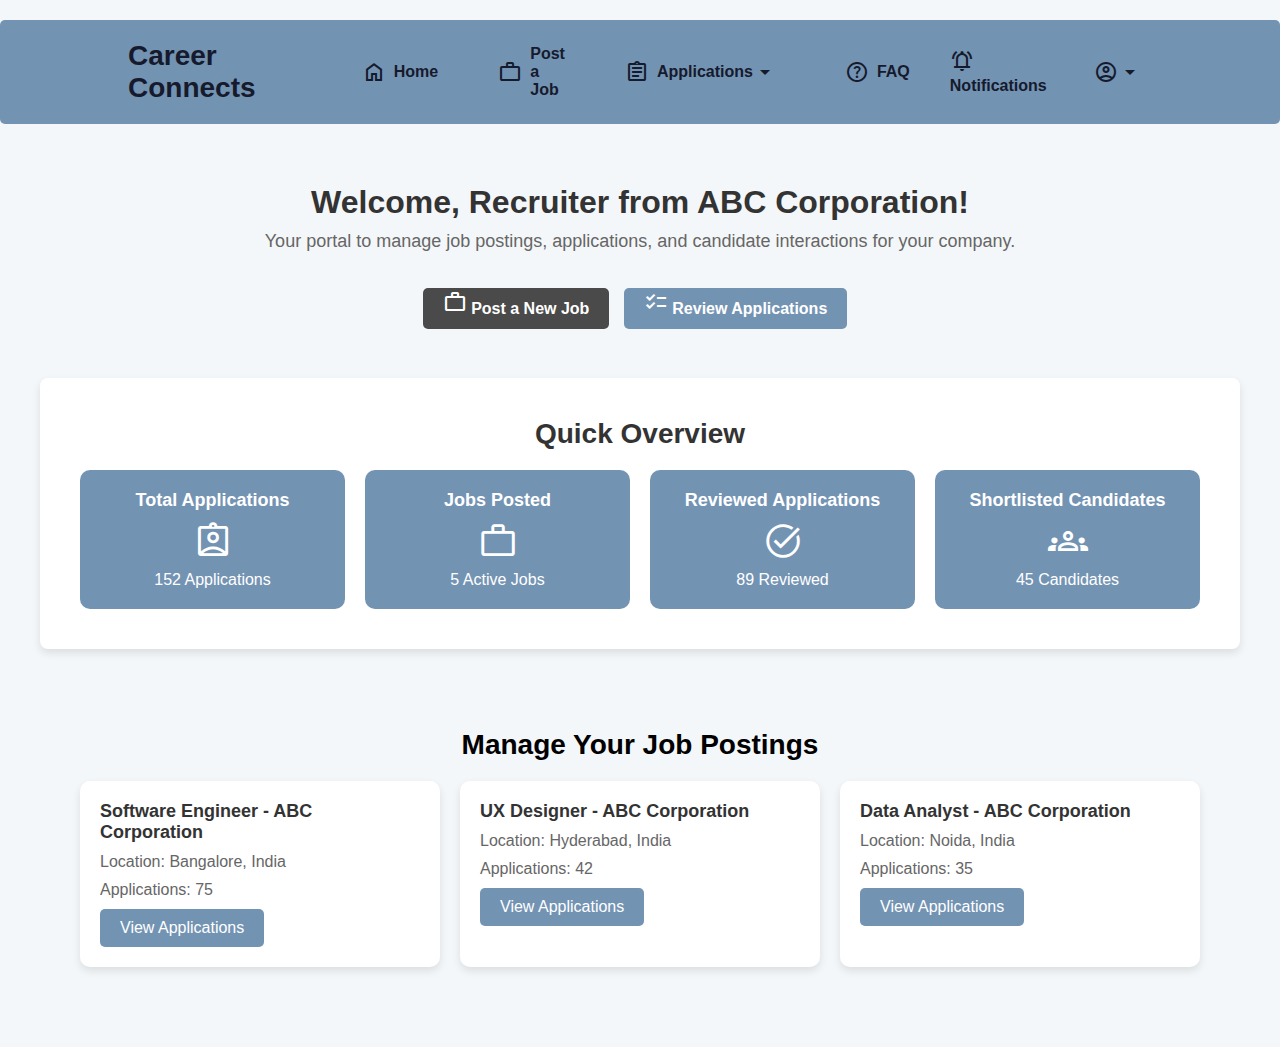
<file: Recruiterhome.html>
<!DOCTYPE html>
<html lang="en">
<head>
    <meta charset="UTF-8">
    <meta name="viewport" content="width=device-width, initial-scale=1.0">
    <title>Recruiter</title>
    <link rel="stylesheet" href="RecruiterStyle.css">
    <link rel="preconnect" href="https://fonts.gstatic.com">
    <link rel="stylesheet" 
          href="https://fonts.googleapis.com/css2?family=Material+Symbols+Outlined:opsz,wght,FILL,GRAD@20..48,100..700,0..1,-50..200" />
</head>
<body>
    <nav>
        <h2 class="logo">Career Connects</h2>
        <ul class="nav-links">
            <li><a href="#"><span class="material-symbols-outlined">home</span> Home</a></li>
            <li><a href="#"><span class="material-symbols-outlined">work</span> Post a Job</a></li>
            <li class="dropdown">
                <a href="#" class="dropdown-toggle"><span class="material-symbols-outlined">assignment</span> Applications <span class="material-symbols-outlined">arrow_drop_down</span></a>
                <ul class="dropdown-content">
                    <li><a href="#"><span class="material-symbols-outlined">visibility</span> View Application</a></li>
                    <li><a href="#"><span class="material-symbols-outlined">checklist</span> Review Applications</a></li>
                    <li><a href="#"><span class="material-symbols-outlined">groups</span> View Candidates</a></li>
                </ul>
            </li>
            <li><a href="#"><span class="material-symbols-outlined">help</span> FAQ</a></li>
        </ul>
        <div class="icons">
            <a href="#"><span class="material-symbols-outlined">notifications_active</span> Notifications</a>
            <div class="dropdown">
                <a href="#" class="profile-link"><span class="material-symbols-outlined">account_circle</span> <span class="material-symbols-outlined">arrow_drop_down</span></a>
                <ul class="dropdown-content">
                    <li><a href="#"><span class="material-symbols-outlined">business</span> Company Profile</a></li>
                    <li><a href="#"><span class="material-symbols-outlined">account_circle</span> My Profile</a></li>
                    <li><a href="login.html"><span class="material-symbols-outlined">logout</span> Logout</a></li>
                </ul>
            </div>
        </div>
    </nav>
    <main>
        <!-- Welcome Section -->
        <section class="welcome-section">
            <h1>Welcome, Recruiter from <span id="company-name">ABC Corporation</span>!</h1>
            <p>Your portal to manage job postings, applications, and candidate interactions for your company.</p>
            <br/>
            <div class="cta-buttons">
                <a href="#" class="btn-primary"><span class="material-symbols-outlined">work</span> Post a New Job</a>
                <a href="#" class="btn-secondary"><span class="material-symbols-outlined">checklist</span> Review Applications</a>
            </div>
        </section>

        <!-- Key Metrics / Dashboard Section -->
        <section class="dashboard-section">
            <h2>Quick Overview</h2>
            <div class="dashboard-cards">
                <div class="dashboard-card">
                    <h3>Total Applications</h3>
                    <span class="material-symbols-outlined">assignment_ind</span>
                    <p>152 Applications</p>
                </div>
                <div class="dashboard-card">
                    <h3>Jobs Posted</h3>
                    <span class="material-symbols-outlined">work</span>
                    <p>5 Active Jobs</p>
                </div>
                <div class="dashboard-card">
                    <h3>Reviewed Applications</h3>
                    <span class="material-symbols-outlined">task_alt</span>
                    <p>89 Reviewed</p>
                </div>
                <div class="dashboard-card">
                    <h3>Shortlisted Candidates</h3>
                    <span class="material-symbols-outlined">groups</span>
                    <p>45 Candidates</p>
                </div>
            </div>
        </section>

        <!-- Featured Jobs / Manage Jobs Section -->
        <section class="featured-jobs-section">
            <h2>Manage Your Job Postings</h2>
            <div class="job-cards">
                <div class="job-card">
                    <h3>Software Engineer - ABC Corporation</h3>
                    <p>Location: Bangalore, India</p>
                    <p>Applications: 75</p>
                    <a href="#" class="btn-manage">View Applications</a>
                </div>
                <div class="job-card">
                    <h3>UX Designer - ABC Corporation</h3>
                    <p>Location: Hyderabad, India</p>
                    <p>Applications: 42</p>
                    <a href="#" class="btn-manage">View Applications</a>
                </div>
                <div class="job-card">
                    <h3>Data Analyst - ABC Corporation</h3>
                    <p>Location: Noida, India</p>
                    <p>Applications: 35</p>
                    <a href="#" class="btn-manage">View Applications</a>
                </div>
            </div>
        </section>
    </main>

    
</body>

</html>
</file>
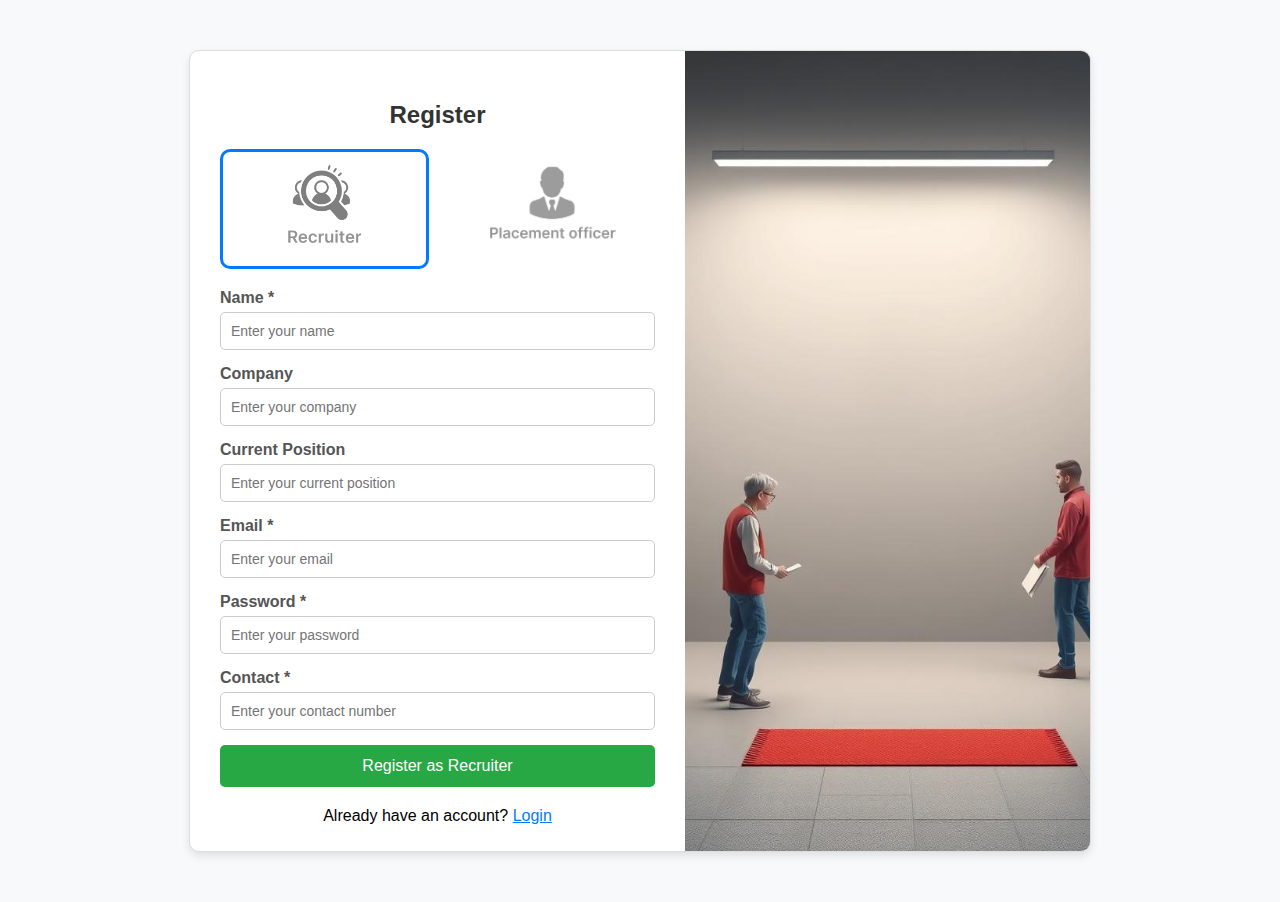
<file: signup.html>
<!DOCTYPE html>
<html lang="en">
<head>
    <meta charset="UTF-8">
    <meta name="viewport" content="width=device-width, initial-scale=1.0">
    <title>Registration with Roles</title>
    <style>
        body {
            font-family: Arial, sans-serif;
            margin: 0;
            padding: 0;
            background-color: #f8f9fa;
        }

        .card {
            display: flex;
            max-width: 900px;
            margin: 50px auto;
            background-color: #fff;
            border: 1px solid #ddd;
            border-radius: 10px;
            overflow: hidden;
            box-shadow: 0 4px 8px rgba(0,0,0,0.1);
            height: 800px;
        }

        .form-section, .photo-section {
            width: 55%;
            padding: 30px;
            box-sizing: border-box;
        }

        .photo-section {
            flex: 1;
            padding: 0px;
            background-color: #f0f0f0;
        }

        .photo-section img {
            width: 100%;
            height: 100%;
            object-fit: cover;
        }

        h2 {
            text-align: center;
            margin-bottom: 20px;
            color: #333;
        }

        .role-selection {
            display: flex;
            justify-content: space-between;
            margin-bottom: 20px;
        }

        .role-selection button {
            position: relative;
            width: 48%;
            height: 120px;
            padding: 0;
            cursor: pointer;
            background: none;
            border: 3px solid transparent;
            border-radius: 10px;
            transition: border-color 0.3s;
        }

        .role-selection button img {
            width: 150px;
            height: 100px;
            object-fit: cover;
            border-radius: 10px;
            align-content: center;
        }

        .role-selection button.active {
            border-color: #007bff;
        }

        .role-form {
            display: none;
        }

        .role-form.active {
            display: block;
        }

        .form-group {
            margin-bottom: 15px;
        }

        .form-group label {
            display: block;
            margin-bottom: 5px;
            color: #555;
            font-weight: bold;
        }

        .form-group input {
            width: 100%;
            padding: 10px;
            border: 1px solid #ccc;
            border-radius: 5px;
            box-sizing: border-box;
            font-size: 14px;
        }

        .form-group input:focus {
            border-color: #007bff;
            outline: none;
        }

        button[type="submit"] {
            width: 100%;
            padding: 12px;
            background-color: #28a745;
            border: none;
            border-radius: 5px;
            color: #fff;
            font-size: 16px;
            cursor: pointer;
            transition: background-color 0.3s;
        }

        button[type="submit"]:hover {
            background-color: #218838;
        }

        .register-link {
            text-align: center;
            margin-top: 20px;
        }

        .register-link a {
            color: #007bff;
            text-decoration: underline;
            cursor: pointer;
        }

       
        .placement-image-card {
            margin: 20px 0;
            text-align: center;
            height: 800px;
        }

        .placement-image-card img {
            max-width: 100%;
            height: auto;
            border-radius: 10px;
            box-shadow: 0 4px 6px rgba(0, 0, 0, 0.1);
        }

        @media (max-width: 768px) {
            .card {
                flex-direction: column;
                height: auto;
            }

            .form-section, .photo-section {
                width: 100%;
                padding: 20px;
            }

            .photo-section img {
                height: auto;
                object-fit: contain;
            }

            .role-selection button {
                height: 200px;
                width: 100px;
            }
        }
    </style>
</head>
<body>

    <div class="card">
        <!-- Left Side: Form -->
        <div class="form-section">
            <h2>Register</h2>
            <div class="role-selection">
                <button id="recruiterBtn" class="active" onclick="showForm('recruiterForm')">
                    <img src="images/recruiter.png" alt="Recruiter">
                </button>
                <button id="placementofficerBtn" onclick="showForm('placementofficerForm')">
                    <img src="images/placement_officer.png" alt="Placement Officer">
                </button>
            </div>
            
            <!-- Recruiter Form -->
            <form id="recruiterForm" class="role-form active" action="login.html">
                <div class="form-group">
                    <label for="recruiterName">Name *</label>
                    <input type="text" id="recruiterName" placeholder="Enter your name" required>
                </div>
                <div class="form-group">
                    <label for="recruiterCompany">Company</label>
                    <input type="text" id="recruiterCompany" placeholder="Enter your company">
                </div>
                <div class="form-group">
                    <label for="recruiterPosition">Current Position</label>
                    <input type="text" id="recruiterPosition" placeholder="Enter your current position">
                </div>
                <div class="form-group">
                    <label for="recruiterEmail">Email *</label>
                    <input type="email" id="recruiterEmail" placeholder="Enter your email" required>
                </div>
                <div class="form-group">
                    <label for="recruiterPassword">Password *</label>
                    <input type="password" id="recruiterPassword" placeholder="Enter your password" required>
                </div>
                <div class="form-group">
                    <label for="recruiterContact">Contact *</label>
                    <input type="text" id="recruiterContact" placeholder="Enter your contact number" required>
                </div>
                <button type="submit">Register as Recruiter</button>
                <div class="register-link">
                    Already have an account? <a href="login.html">Login</a>
                </div>
            </form>

            <!-- Placement Officer Form -->
            <form id="placementofficerForm" class="role-form" action="login.html">
                <div class="form-group">
                    <label for="placementofficerName">Name *</label>
                    <input type="text" id="placementofficerName" placeholder="Enter your name" required>
                </div>
                <div class="form-group">
                    <label for="placementofficerCollegeID">College ID *</label>
                    <input type="text" id="placementofficerCollegeID" placeholder="Enter your college ID" required>
                </div>
                <div class="form-group">
                    <label for="placementofficerDepartment">Department *</label>
                    <input type="text" id="placementofficerDepartment" placeholder="Enter your department" required>
                </div>
                <div class="form-group">
                    <label for="placementofficerEmail">Email *</label>
                    <input type="email" id="placementofficerEmail" placeholder="Enter your email" required>
                </div>
                <div class="form-group">
                    <label for="placementofficerPassword">Password *</label>
                    <input type="password" id="placementofficerPassword" placeholder="Enter your password" required>
                </div>
                <div class="form-group">
                    <label for="placementofficerContact">Contact *</label>
                    <input type="text" id="placementofficerContact" placeholder="Enter your contact number" required>
                </div>
                <button type="submit">Register as Placement Officer</button>

                <div class="register-link">
                    Already have an account? <a href="login.html">Login</a>
                </div>
            </form>
        </div>

        <!-- Right Side: Photo -->
        <div class="photo-section">
            <img src="images/reg.jpeg" alt="Registration Image">
        </div>
    </div>
    
    <script>
        function showForm(formId) {
            // Hide both forms
            document.getElementById('recruiterForm').classList.remove('active');
            document.getElementById('placementofficerForm').classList.remove('active');
            document.getElementById('recruiterBtn').classList.remove('active');
            document.getElementById('placementofficerBtn').classList.remove('active');

            // Show the selected form
            document.getElementById(formId).classList.add('active');

            // Highlight the selected role button
            if (formId === 'recruiterForm') {
                document.getElementById('recruiterBtn').classList.add('active');
            } else {
                document.getElementById('placementofficerBtn').classList.add('active');
            }
        }

        // Optional: Handle form submission
        document.getElementById('recruiterForm').addEventListener('submit', function(e) {
            e.preventDefault();
            // Add your form submission logic here
            alert('Recruiter Registered Successfully!');
            this.reset();
        });

        document.getElementById('placementofficerForm').addEventListener('submit', function(e) {
            e.preventDefault();
            // Add your form submission logic here
            alert('Placement Officer Registered Successfully!');
            this.reset();
        });
    </script>

</body>
</html>
</file>
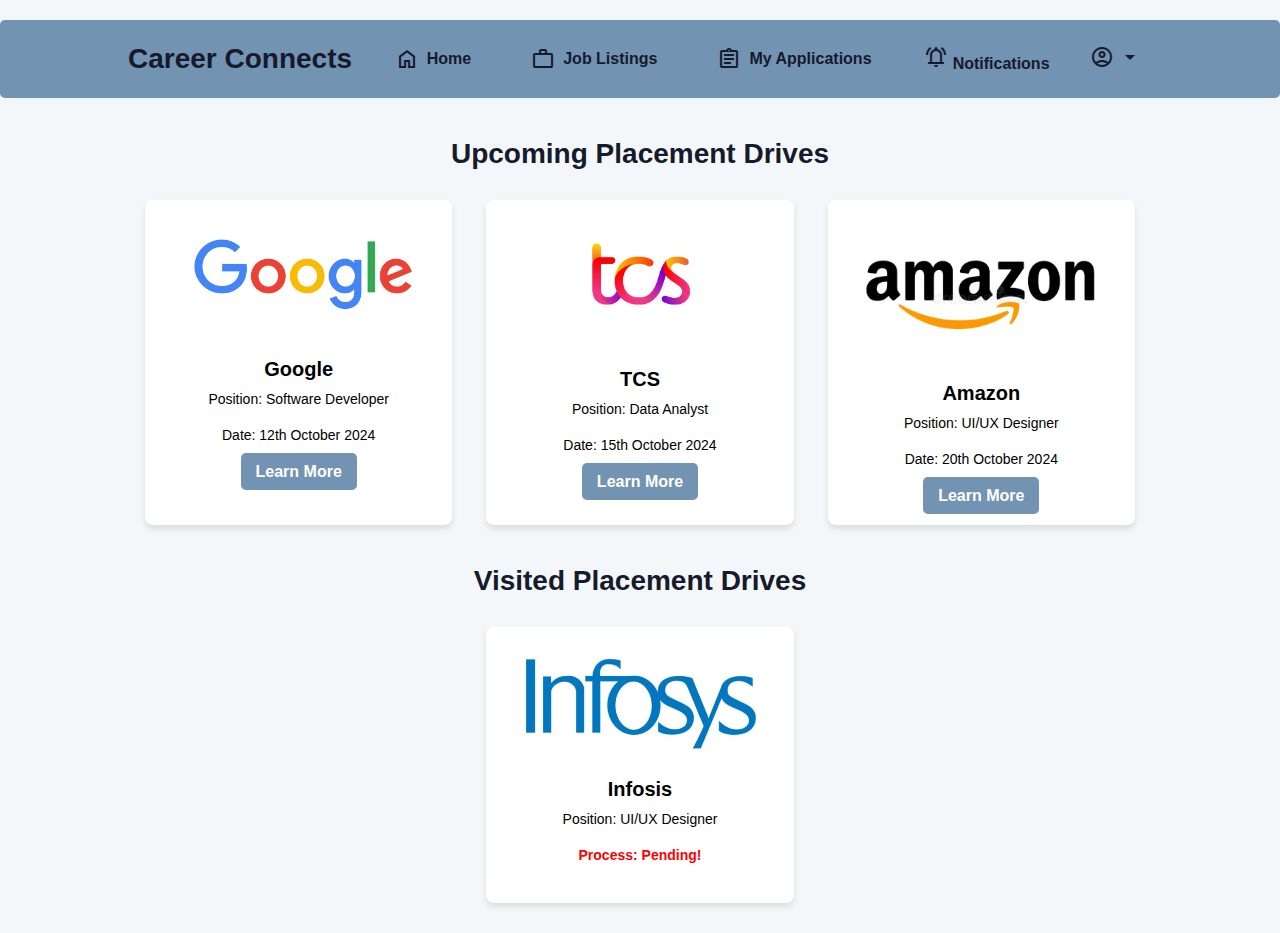
<file: Studenthome.html>
<!DOCTYPE html>
<html lang="en">
<head>
    <meta charset="UTF-8">
    <meta name="viewport" content="width=device-width, initial-scale=1.0">
    <title>Student</title>
    <link rel="stylesheet" href="StudentStyle.css">
    <link rel="preconnect" href="https://fonts.gstatic.com">
    <link rel="stylesheet" 
          href="https://fonts.googleapis.com/css2?family=Material+Symbols+Outlined:opsz,wght,FILL,GRAD@20..48,100..700,0..1,-50..200" />
</head>
<body>
    <nav>
        <h2 class="logo">Career Connects</h2>
        <ul class="nav-links">
            <li><a href="#"><span class="material-symbols-outlined">home</span> Home</a></li>
            <li><a href="#"><span class="material-symbols-outlined">work</span> Job Listings</a></li>
            <li><a href="#"><span class="material-symbols-outlined">assignment</span> My Applications</a></li>
        </ul>
        <div class="icons">
            <a href="#"><span class="material-symbols-outlined">notifications_active</span> Notifications</a>
            <div class="dropdown">
                <a href="#" class="profile-link"><span class="material-symbols-outlined">account_circle</span> <span class="material-symbols-outlined">arrow_drop_down</span></a>
                <ul class="dropdown-content">
                    <li><a href="#"><span class="material-symbols-outlined">account_circle</span> Profile</a></li>
                    <li><a href="#"><span class="material-symbols-outlined">description</span> Resume</a></li>
                    <li><a href="#"><span class="material-symbols-outlined">settings</span> Settings</a></li>
                    <li><a href="login.html"><span class="material-symbols-outlined">logout</span> Logout</a></li>
                </ul>
            </div>
        </div>
    </nav>
<!-- Heading for Upcoming Placement Drives -->
<h1 class="heading">Upcoming Placement Drives</h1>

<!-- Card Section with Images -->
<div class="card-container">
    <div class="card">
        <img src="images/image1.png" alt="Company A Logo">
        <h3>Google</h3>
        <p>Position: Software Developer</p>
        <p>Date: 12th October 2024</p>
        <a href="#">Learn More</a>
    </div>
    <div class="card">
        <img src="images/image2.png" alt="Company B Logo">
        <h3>TCS</h3>
        <p>Position: Data Analyst</p>
        <p>Date: 15th October 2024</p>
        <a href="#">Learn More</a>
    </div>
    <div class="card">
        <img src="images/image3.png" alt="Company C Logo">
        <h3>Amazon</h3>
        <p>Position: UI/UX Designer</p>
        <p>Date: 20th October 2024</p>
        <a href="#">Learn More</a>
    </div>
</div>

<!-- Visited Placement Drives Section -->
<h1 class="heading">Visited Placement Drives</h1>

<div class="card-container">
    <div class="card">
        <img src="images/image4.png" alt="Company A Logo">
        <h3>Infosis</h3>
        <p>Position: UI/UX Designer</p>
        <p class="pending">Process: Pending!</p>
    </div>
</div>
</body>
</html>
</file>
<file: styles.css>
@import url('https://fonts.googleapis.com/css2?family=Open+Sans:wght@300;400;500;600;700&display=swap');

body {
    margin: 0;
    font-family: 'Open Sans', sans-serif;
}

.navbar {
    position: absolute;
    top: 20px;
    left: 50%;
    transform: translateX(-50%);
    width: 100%;
    z-index: 10;
    height: 60px;
    padding: 0 15px;
}

.navdiv {
    display: flex;
    align-items: center;
    justify-content: space-between;
    height: 100%;
}

.logo a {
    font-size: 35px;
    font-weight: 600;
    color: white;
    text-decoration: none;
}

.hero {
    width: 100vw;
    height: 100vh;
    display: flex;
    justify-content: center;
    align-items: center;
    text-align: center;
    color: white;
    background-image: linear-gradient(rgba(0, 0, 0, 0.5), rgba(0, 0, 0, 0.5)), url('images/universityimage.png');
    background-size: cover;
    background-position: center;
    background-repeat: no-repeat;
    background-attachment: fixed;
}

.hero h2 {
    font-size: 3em;
    margin-top: 0;
    margin-bottom: 0.5em;
}

.hero p {
    font-size: 1.5em;
    margin: 0 0 2em 0;
}

button {
    background-color: rgba(147, 112, 219, 0.8);
    margin-left: 10px;
    border-radius: 10px;
    padding: 10px;
    width: 90px;
    transition: background-color 0.3s ease;
}

button a {
    color: white;
    font-weight: bold;
    font-size: 15px;
    text-decoration: none;
}

button:hover {
    background-color: rgba(147, 112, 219, 1);
}

#topcompanies {
    font-size: 3em;
    text-align: center;
    margin-top: 100px;
    margin-bottom: 5px;
    text-shadow: 1px 1px 3px rgba(0, 0, 0, 0.1);
}

.card-list {
    display: grid;
    grid-template-columns: repeat(auto-fill, minmax(300px, 1fr));
    max-width: 1250px;
    margin: 90px auto;
    padding: 20px;
    gap: 20px;
}

.card-list .card-item {
    display: flex;
    flex-direction: column;
    justify-content: space-between;
    background: #fff;
    padding: 26px;
    border-radius: 8px;
    box-shadow: 0px 5px 10px rgba(0, 0, 0, 0.800);
    list-style: none;
    cursor: pointer;
    text-decoration: none;
    border: 2px solid transparent;
    transition: border 0.5s ease;
}

.card-list .card-item:hover {
    border: 2px solid #000;
}

.card-list .card-item img {
    width: 100%;
    aspect-ratio: 16/9;
    border-radius: 8px;
    object-fit: contain;
}

.card-list span {
    display: inline-block;
    background: #F7DFF5;
    margin-top: 32px;
    padding: 24px 130px;
    border-radius: 50px;
    font-weight: 600;
}

.card-list .developer {
    background-color: #F7DFF5;
    color: #B22485;
}

.card-list .designer {
    background-color: #d1e8ff;
    color: #2968a8;
}

.card-list .editor {
    background-color: #d6f8d6;
    color: #205c20;
}

.card-item h3 {
    color: #000;
    font-size: 1.438rem;
    margin-top: 28px;
    font-weight: 600;
}

.card-item .arrow {
    display: flex;
    align-items: center;
    justify-content: center;
    transform: rotate(-35deg);
    height: 40px;
    width: 40px;
    color: #000;
    border: 1px solid #000;
    border-radius: 50%;
    margin-top: auto;
    transition: 0.2s ease;
}

.card-list .card-item:hover .arrow {
    background: #000;
    color: #fff;
}

.testimonial-section {
    display: flex;
    flex-direction: column;
    align-items: center;
    padding: 50px 20px;
    background-color: #f8f8f8;
}

#success {
    font-size: 3em;
    text-align: center;
    margin-top: 0;
    margin-bottom: 40px;
    color: #4a4a4a;
    text-shadow: 1px 1px 3px rgba(0, 0, 0, 0.1);
}

.testimonial-cards {
    display: flex;
    justify-content: center;
    gap: 30px;
    flex-wrap: wrap;
}

.testimonial-card {
    background: linear-gradient(145deg, #ffecd2, #fcb69f);
    border-radius: 12px;
    box-shadow: 0 4px 8px rgba(0, 0, 0, 0.2);
    overflow: hidden;
    width: 350px;
    text-align: center;
    transition: transform 0.3s ease;
}

.testimonial-card:hover {
    transform: scale(1.05);
}

.testimonial-image {
    padding: 20px;
    background-color: #fff;
}

.testimonial-image img {
    width: 100%;
    height: 300px;
    object-fit: cover;
    border-radius: 8px;
}

.testimonial-content {
    background-color: #4a4a4a;
    color: white;
    padding: 20px;
}

.testimonial-content h2 {
    font-size: 24px;
    font-weight: 600;
    margin-bottom: 10px;
}

.testimonial-content p {
    font-size: 16px;
    line-height: 1.6;
    color: #dcdcdc;
    text-align: justify;
}

.footer {
    background-color: #000;
    color: #F7DFF5;
    padding: 20px 0;
}

.footer-content {
    display: flex;
    justify-content: space-between;
    align-items: flex-start;
    max-width: 1200px;
    margin: auto;
    padding: 0 20px;
}

.footer-logo {
    flex: 1;
    display: flex;
    align-items: center;
}

.footer-logo .logo {
    width: 80px;
    height: auto;
    margin-right: 15px;
}

.footer-links, .footer-contact {
    flex: 1;
}

.footer-links h3, .footer-contact h3 {
    margin-bottom: 10px;
    font-size: 18px;
    border-bottom: 2px solid #F7DFF5;
    padding-bottom: 5px;
}

.footer-links ul {
    list-style: none;
    padding: 0;
}

.footer-links li {
    margin: 8px 0;
}

.footer-links a, .footer-contact a {
    color: #F7DFF5;
    text-decoration: none;
    transition: color 0.3s ease;
}

.footer-links a:hover, .footer-contact a:hover {
    text-decoration: underline;
    color: #FFC107;
}

.social-icons {
    display: flex;
    gap: 10px;
}

.social-icon {
    font-size: 30px;
    transition: color 0.3s ease;
}

.facebook-icon {
    color: #3b5998; 
}
.facebook-icon:hover {
    color: #3b5998; 
}

.twitter-icon {
    color: #1da1f2;
}
.twitter-icon:hover {
    color: #1da1f2; 
}

.instagram-icon {
    color: #e4405f; 
}
.instagram-icon:hover {
    background: linear-gradient(45deg, #f09433, #e6683c, #dc2743, #cc2366, #bc1888); /* Instagram multi-color */
    -webkit-background-clip: text;
    color: transparent;
}

.footer-bottom {
    text-align: center;
    margin-top: 20px;
    font-size: 14px;
    border-top: 1px solid rgba(255, 255, 255, 0.3);
    padding-top: 10px;
}


.down-arrow {
    position: absolute;
    bottom: 20px;
    left: 50%;
    transform: translateX(-50%);
    font-size: 2em;
    color: white;
    cursor: pointer;
    animation: bounce 2s infinite;
}

@keyframes bounce {
    0%, 100% {
        transform: translateY(0);
    }
    50% {
        transform: translateY(10px);
    }
}
</file>
<file: AdminStyle.css>
@import url("https://fonts.googleapis.com/css2?family=Poppins:wght@400;500;600;700&display=swap");

* {
  margin: 0;
  padding: 0;
  box-sizing: border-box;
  font-family: "Poppins", sans-serif;
}

body {
  min-height: 100vh;
  background: #F0F4FF;
}

.sidebar {
  position: fixed;
  top: 0;
  left: 0;
  height: 100%;
  width: 320px;
  display: flex;
  overflow-x: hidden;
  flex-direction: column;
  background: #161a2d;
  padding: 25px 20px;
  transition: all 0.4s ease;
}

.sidebar .sidebar-header {
  display: flex;
  align-items: center;
}

.sidebar .sidebar-header img {
  width: 42px;
  border-radius: 50%;
}

.sidebar .sidebar-header h2 {
  color: #fff;
  font-size: 1.25rem;
  font-weight: 600;
  white-space: nowrap;
  margin-left: 23px;
}

.sidebar-links h4 {
  color: #fff;
  font-weight: 500;
  white-space: nowrap;
  margin: 10px 0;
  position: relative;
}

.sidebar-links h4 span {
  opacity: 1;
}

.sidebar-links {
  list-style: none;
  margin-top: 20px;
  height: 80%;
  overflow-y: auto;
  scrollbar-width: none;
}

.sidebar-links::-webkit-scrollbar {
  display: none;
}

.sidebar-links li a {
  display: flex;
  align-items: center;
  gap: 0 20px;
  color: #fff;
  font-weight: 500;
  white-space: nowrap;
  padding: 15px 10px;
  text-decoration: none;
  transition: 0.2s ease;
}

.sidebar-links li a:hover {
  color: #161a2d;
  background: #fff;
  border-radius: 4px;
}

.dropdown {
  position: relative;
}

.dropdown-icon {
  margin-left: auto;
}

.dropdown-menu {
    display: none;
    list-style: none;
    padding: 0;
    margin: 0;
    background: #161a2d; 
    border-radius: 4px; 
  }
  
  .dropdown-menu.active {
    display: block;
  }
  
  .dropdown-menu li {
    padding: 0;
  }
  
  .dropdown-menu li a {
    color: #fff;
    padding: 10px 20px;
    text-decoration: none;
    display: flex; 
    align-items: center; 
    font-weight: 500;
    transition: 0.2s ease;
  }
  
  .dropdown-menu li a:hover {
    background-color: #f0f4ff; 
    color: #161a2d; 
  }
  

.user-account {
  display: flex;
  justify-content: flex-end;
  background: #7393B3;
  padding: 12px 10px;
  transition: background 0.3s ease, color 0.3s ease;
}

.user-account ul {
  display: flex;
  list-style: none;
  gap: 20px;
}

.user-account ul li a {
  display: flex;
  align-items: center;
  color: #000;
  font-weight: 500;
  text-decoration: none;
  padding: 8px 12px;
  transition: color 0.2s ease;
}

.user-account ul li a:hover {
  color: #fff;
}


.dashboard-container {
  display: grid;
  grid-template-columns: repeat(auto-fill, minmax(300px, 1fr));
  gap: 20px;
  padding: 20px;
  margin-left: 320px; 
  margin-top: 40px; 
}

.card {
  background-color: #fff;
  padding: 20px;
  border-radius: 8px;
  box-shadow: 0 4px 8px rgba(0, 0, 0, 0.1);
  text-align: center;
  transition: transform 0.2s;
}

.card:hover {
  transform: translateY(-5px);
}

.card-icon {
  font-size: 48px;
  color: #4caf50;
}

.card-title {
  font-size: 18px;
  margin-top: 10px;
}

.card-number {
  font-size: 32px;
  font-weight: bold;
  color: #333;
  margin-top: 10px;
}

.recent-activities {
  text-align: left;
  list-style: none;
  padding: 0;
  margin: 10px 0;
}

.recent-activities li {
  margin-bottom: 5px;
}
</file>
<file: PlacementOfficer.css>
@import url("https://fonts.googleapis.com/css2?family=Poppins:wght@400;500;600;700&display=swap");

* {
  margin: 0;
  padding: 0;
  box-sizing: border-box;
  font-family: "Poppins", sans-serif;
}

body {
  min-height: 100vh;
  background: #F0F4FF;
}

.sidebar {
  position: fixed;
  top: 0;
  left: 0;
  height: 100%;
  width: 320px;
  display: flex;
  overflow-x: hidden;
  flex-direction: column;
  background: #161a2d;
  padding: 25px 20px;
  transition: all 0.4s ease;
}

.sidebar .sidebar-header {
  display: flex;
  align-items: center;
}

.sidebar .sidebar-header img {
  width: 42px;
  border-radius: 50%;
}

.sidebar .sidebar-header h2 {
  color: #fff;
  font-size: 1.25rem;
  font-weight: 600;
  white-space: nowrap;
  margin-left: 23px;
}

.sidebar-links h4 {
  color: #fff;
  font-weight: 500;
  white-space: nowrap;
  margin: 10px 0;
  position: relative;
}

.sidebar-links h4 span {
  opacity: 1;
}

.sidebar-links {
  list-style: none;
  margin-top: 20px;
  height: 80%;
  overflow-y: auto;
  scrollbar-width: none;
}

.sidebar-links::-webkit-scrollbar {
  display: none;
}

.sidebar-links li a {
  display: flex;
  align-items: center;
  gap: 0 20px;
  color: #fff;
  font-weight: 500;
  white-space: nowrap;
  padding: 15px 10px;
  text-decoration: none;
  transition: 0.2s ease;
}

.sidebar-links li a:hover {
  color: #161a2d;
  background: #fff;
  border-radius: 4px;
}

.dropdown {
  position: relative;
}

.dropdown-icon {
  margin-left: auto;
}

.dropdown-menu {
    display: none;
    list-style: none;
    padding: 0;
    margin: 0;
    background: #161a2d; 
    border-radius: 4px; 
  }
  
  .dropdown-menu.active {
    display: block;
  }
  
  .dropdown-menu li {
    padding: 0; 
  }
  
  .dropdown-menu li a {
    color: #fff;
    padding: 10px 20px; 
    text-decoration: none;
    display: flex; 
    align-items: center;
    font-weight: 500;
    transition: 0.2s ease;
  }
  
  .dropdown-menu li a:hover {
    background-color: #f0f4ff; 
    color: #161a2d; 
  }
  

.user-account {
  display: flex;
  justify-content: flex-end;
  background: #7393B3;
  padding: 12px 10px;
  transition: background 0.3s ease, color 0.3s ease;
}

.user-account ul {
  display: flex;
  list-style: none;
  gap: 20px;
}

.user-account ul li a {
  display: flex;
  align-items: center;
  color: #000;
  font-weight: 500;
  text-decoration: none;
  padding: 8px 12px;
  transition: color 0.2s ease;
}

.user-account ul li a:hover {
  color: #fff;
}


.main-content {
  margin-left: 320px;
  padding: 20px;
}

.dashboard {
  margin-top: 20px;
}

.dashboard h1 {
  font-size: 2rem;
  color: #333;
}

.dashboard-cards {
  display: flex;
  gap: 20px;
  margin-bottom: 30px;
}

.card {
  background: #fff;
  padding: 20px;
  border-radius: 8px;
  text-align: center;
  box-shadow: 0 4px 8px rgba(0, 0, 0, 0.1);
  width: 100%;
}

.card h3 {
  font-size: 1.2rem;
  margin-bottom: 10px;
}

.card p {
  font-size: 1.5rem;
  font-weight: bold;
}

/* Progress Overview Section */
.progress-overview {
  margin-top: 30px;
}

.progress-overview h2 {
  font-size: 1.8rem;
  color: #333;
  margin-bottom: 15px;
}

.progress-cards {
  display: flex;
  gap: 20px;
}

.progress-card {
  background: #fff;
  padding: 15px;
  border-radius: 8px;
  width: 100%;
  box-shadow: 0 4px 8px rgba(0, 0, 0, 0.1);
}

.progress-card h3 {
  font-size: 1.2rem;
  margin-bottom: 10px;
}

.progress-card ul {
  list-style: none;
}

.progress-card ul li {
  margin-bottom: 8px;
}

.recent-activities {
  margin-top: 30px;
}

.recent-activities h2 {
  font-size: 1.8rem;
  color: #333;
  margin-bottom: 15px;
}

.recent-activities ul {
  list-style: none;
}

.recent-activities ul li {
  background: #fff;
  padding: 10px;
  border-radius: 5px;
  margin-bottom: 10px;
  box-shadow: 0 4px 8px rgba(0, 0, 0, 0.1);
}

.upcoming-events {
  margin-top: 30px;
}

.upcoming-events h2 {
  font-size: 1.8rem;
  color: #333;
  margin-bottom: 15px;
}

.upcoming-events ul {
  list-style: none;
}

.upcoming-events ul li {
  background: #fff;
  padding: 10px;
  border-radius: 5px;
  margin-bottom: 10px;
  box-shadow: 0 4px 8px rgba(0, 0, 0, 0.1);
}

.announcements {
  margin-top: 30px;
}

.announcements h2 {
  font-size: 1.8rem;
  color: #333;
  margin-bottom: 15px;
}

.announcements p {
  background: #fff;
  padding: 15px;
  border-radius: 5px;
  box-shadow: 0 4px 8px rgba(0, 0, 0, 0.1);
}
</file>
<file: RecruiterStyle.css>
* {
    padding: 0;
    margin: 0;
    box-sizing: border-box;
    font-family: 'Josefin Sans', sans-serif;
}

body {
    background-color: #f4f7f9; /* Light background for contrast */
}

nav {
    display: flex;
    align-items: center;
    justify-content: space-between;
    padding: 15px 10%; /* Adjust padding for a balanced look */
    background-color: #7393B3;
    margin-top: 20px;
    border-radius: 5px;
    position: relative; /* Allow dropdown to position correctly */
}

.logo {
    color: #161a2d;
    font-size: 28px;
    font-weight: bold;
    margin-right: auto; /* Push logo to the left */
}

.nav-links {
    display: flex;
    align-items: center;
    flex-grow: 1; /* Allow nav links to take up remaining space */
    justify-content: center; /* Keep nav links centered */
}

.nav-links li {
    list-style-type: none;
    padding: 0 20px;
    position: relative; /* Needed for dropdown */
}

.nav-links a {
    color: #161a2d;
    text-decoration: none;
    font-weight: bold;
    padding: 10px;
    transition: color 0.3s, background-color 0.3s;
    display: flex;
    align-items: center; /* Align icons with text */
}

.nav-links a span {
    margin-right: 8px; /* Space between icon and text */
}

.nav-links a:hover {
    color: #fff;
    background-color: #161a2d;
    border-radius: 5px; /* Rounded corners on hover */
}

.icons {
    display: flex; /* Flex for icon alignment */
    align-items: center;
    gap: 20px; /* Spacing between icons */
}

.icons a {
    color: #161a2d;
    text-decoration: none;
    padding: 10px;
    font-weight: bold;
    transition: color 0.3s, background-color 0.3s;
}

.icons a:hover {
    color: #fff;
    background-color: #161a2d;
    border-radius: 5px; /* Rounded corners on hover */
}

.profile-link {
    color: #161a2d;
    text-decoration: none;
    padding: 10px; /* Ensure the same padding as other nav items */
    font-weight: bold; /* Match bold styling of nav links */
    display: flex; /* Flex for alignment */
    align-items: center; /* Ensure icon and text align properly */
    transition: color 0.3s, background-color 0.3s;
}

.profile-link:hover {
    background-color: #161a2d; /* Change background on hover */
    color: #fff; /* Change text color on hover */
    border-radius: 5px; /* Rounded corners on hover */
}

.dropdown {
    position: relative; /* Relative for dropdown positioning */
}

.dropdown-content {
    display: none; /* Hidden by default */
    position: absolute; /* Position dropdown below parent */
    top: 100%; /* Position below the nav link */
    right: 0; /* Align dropdown to the right */
    background: #fff; /* White background for contrast */
    width: 200px; /* Adjust width for better padding */
    border-radius: 5px; /* Rounded corners */
    box-shadow: 0 4px 8px rgba(0, 0, 0, 0.1); /* Soft shadow */
    z-index: 999; /* Stay on top */
    opacity: 0; /* Smooth transition */
    visibility: hidden;
    transition: opacity 0.3s ease-in-out, visibility 0.3s ease-in-out;
}

.dropdown:hover .dropdown-content {
    display: block;
    opacity: 1; /* Smooth fade-in */
    visibility: visible; /* Show dropdown */
}

.dropdown-content li {
    display: block; /* Stack dropdown items */
}

.dropdown-content a {
    padding: 10px 15px; /* Space inside dropdown items */
    color: #161a2d; /* Color for dropdown items */
    text-decoration: none; /* No underline */
    transition: background-color 0.3s; /* Smooth background transition */
    display: flex;
    align-items: center;
}

.dropdown-content a:hover {
    background-color: #7393B3; /* Change background on hover */
    color: #fff; /* Change text color on hover */
}

.dropdown-content a span {
    margin-right: 10px; /* Add spacing between icons and text */
}

.nav-links .dropdown-toggle {
    display: flex;
    align-items: center; /* Align dropdown arrow */
}

.nav-links .dropdown-content {
    left: 0; /* Align dropdown for "Applications" */
    top: 100%;
}
/* Welcome Section */
.welcome-section {
    text-align: center;
    margin: 40px auto;
    padding: 20px;
}

.welcome-section h1 {
    font-size: 32px;
    color: #333;
}

.welcome-section p {
    font-size: 18px;
    color: #666;
    margin-top: 10px;
}

.cta-buttons {
    margin-top: 20px;
}

.cta-buttons a {
    text-decoration: none;
    font-size: 16px;
    font-weight: bold;
    padding: 12px 20px;
    border-radius: 5px;
    margin-right: 10px;
    transition: background-color 0.3s ease;
}

.btn-primary {
    background-color: #4a4a4a;
    color: #fff;
}

.btn-primary:hover {
    background-color: #333;
}

.btn-secondary {
    background-color: #7393B3;
    color: #fff;
}

.btn-secondary:hover {
    background-color: #556c86;
}

/* Dashboard Section */
.dashboard-section {
    padding: 40px;
    background-color: #fff;
    border-radius: 8px;
    box-shadow: 0 4px 8px rgba(0, 0, 0, 0.1);
    margin: 40px auto;
    max-width: 1200px;
}

.dashboard-section h2 {
    text-align: center;
    margin-bottom: 20px;
    font-size: 28px;
    color: #333;
}

.dashboard-cards {
    display: flex;
    justify-content: space-between;
    gap: 20px;
    flex-wrap: wrap;
}

.dashboard-card {
    background-color: #7393B3;
    color: white;
    text-align: center;
    padding: 20px;
    border-radius: 10px;
    flex: 1;
    min-width: 250px;
    transition: transform 0.3s ease;
}

.dashboard-card:hover {
    transform: scale(1.05);
}

.dashboard-card h3 {
    font-size: 18px;
    margin-bottom: 10px;
}

.dashboard-card span {
    font-size: 40px;
    margin-bottom: 10px;
}

.dashboard-card p {
    font-size: 16px;
}

/* Featured Jobs Section */
.featured-jobs-section {
    padding: 40px;
    background-color: #f4f7f9;
    margin: 40px auto;
    max-width: 1200px;
}

.featured-jobs-section h2 {
    text-align: center;
    font-size: 28px;
    margin-bottom: 20px;
}

.job-cards {
    display: flex;
    flex-wrap: wrap;
    gap: 20px;
}

.job-card {
    background-color: #fff;
    border-radius: 10px;
    padding: 20px;
    box-shadow: 0 4px 8px rgba(0, 0, 0, 0.1);
    flex: 1;
    min-width: 250px;
    transition: transform 0.3s ease;
}

.job-card:hover {
    transform: scale(1.05);
}

.job-card h3 {
    font-size: 18px;
    margin-bottom: 10px;
    color: #333;
}

.job-card p {
    font-size: 16px;
    margin-bottom: 10px;
    color: #666;
}

.btn-manage {
    display: inline-block;
    text-decoration: none;
    padding: 10px 20px;
    background-color: #7393B3;
    color: white;
    border-radius: 5px;
    transition: background-color 0.3s ease;
}

.btn-manage:hover {
    background-color: #556c86;
}
</file>
<file: StudentStyle.css>
* {
    padding: 0;
    margin: 0;
    box-sizing: border-box;
    font-family: 'Josefin Sans', sans-serif;
}

body {
    background-color: #f4f7f9; /* Light background for contrast */
}

nav {
    display: flex;
    align-items: center;
    justify-content: space-between;
    padding: 15px 10%; /* Adjust padding for a balanced look */
    background-color: #7393B3;
    margin-top: 20px;
    border-radius: 5px;
    position: relative; /* Allow dropdown to position correctly */
}

.logo {
    color: #161a2d;
    font-size: 28px;
    font-weight: bold;
    margin-right: auto; /* Push logo to the left */
}

.nav-links {
    display: flex;
    align-items: center;
    flex-grow: 1; /* Allow nav links to take up remaining space */
    justify-content: center; /* Keep nav links centered */
}

.nav-links li {
    list-style-type: none;
    padding: 0 20px;
}

.nav-links a {
    color: #161a2d;
    text-decoration: none;
    font-weight: bold;
    padding: 10px;
    transition: color 0.3s, background-color 0.3s;
    display: flex;
    align-items: center; /* Align icons with text */
}

.nav-links a span {
    margin-right: 8px; /* Space between icon and text */
}

.nav-links a:hover {
    color: #fff;
    background-color: #161a2d;
    border-radius: 5px; /* Rounded corners on hover */
}

.icons {
    display: flex; /* Flex for icon alignment */
    align-items: center;
    gap: 20px; /* Spacing between icons */
}

.icons a {
    color: #161a2d;
    text-decoration: none;
    padding: 10px;
    font-weight: bold;
    transition: color 0.3s, background-color 0.3s;
}

.icons a:hover {
    color: #fff;
    background-color: #161a2d;
    border-radius: 5px; /* Rounded corners on hover */
}

.profile-link {
    color: #161a2d;
    text-decoration: none;
    position: relative; /* Position relative for dropdown */
    padding: 10px;
}

.profile-link:hover {
    background-color: #161a2d; /* Change background on hover */
    color: #fff; /* Change text color on hover */
    border-radius: 5px; /* Rounded corners on hover */
}

.dropdown {
    position: relative; /* Relative for dropdown positioning */
}

.dropdown-content {
    display: none; /* Hidden by default */
    position: absolute; /* Position dropdown below parent */
    top: 100%; /* Position below the nav link */
    right: 0; /* Align dropdown to the right */
    background: #fff; /* White background for contrast */
    width: 180px; /* Adjust width for better padding */
    border-radius: 5px; /* Rounded corners */
    box-shadow: 0 4px 8px rgba(0, 0, 0, 0.1); /* Soft shadow */
    z-index: 999; /* Stay on top */
    opacity: 0; /* Smooth transition */
    visibility: hidden;
    transition: opacity 0.3s ease-in-out, visibility 0.3s ease-in-out;
}

.dropdown:hover .dropdown-content {
    display: block;
    opacity: 1; /* Smooth fade-in */
    visibility: visible; /* Show dropdown */
}

.dropdown-content li {
    display: block; /* Stack dropdown items */
}

.dropdown-content a {
    padding: 10px 15px; /* Space inside dropdown items */
    color: #161a2d; /* Color for dropdown items */
    text-decoration: none; /* No underline */
    transition: background-color 0.3s; /* Smooth background transition */
    display: flex;
    align-items: center;
}

.dropdown-content a:hover {
    background-color: #7393B3; /* Change background on hover */
    color: #fff; /* Change text color on hover */
}

.dropdown-content a span {
    margin-right: 10px; /* Add spacing between icons and text */
}
/* Card and Heading Styles */
.card-container {
    display: flex;
    justify-content: space-around;
    margin: 30px 10%;
}

.card {
    background-color: white;
    border-radius: 8px;
    padding: 20px;
    box-shadow: 0px 4px 6px rgba(0, 0, 0, 0.1);
    text-align: center;
    width: 30%;
}

.card img {
    width: 100%;
    border-radius: 8px;
    margin-bottom: 15px;
}

.card h3 {
    font-size: 20px;
    margin-bottom: 10px;
}

.card p {
    font-size: 14px;
    margin-bottom: 20px;
}

.card a {
    text-decoration: none;
    color: white;
    background-color: #7393B3;
    padding: 10px 15px;
    border-radius: 5px;
    font-weight: bold;
}

.card a:hover {
    background-color: #5c779a;
}

.heading {
    text-align: center;
    margin-top: 40px;
    font-size: 28px;
    color: #161a2d;
}

/* Styling for Pending text in red */
.pending {
    color: red;
    font-weight: bold;
}
</file>
